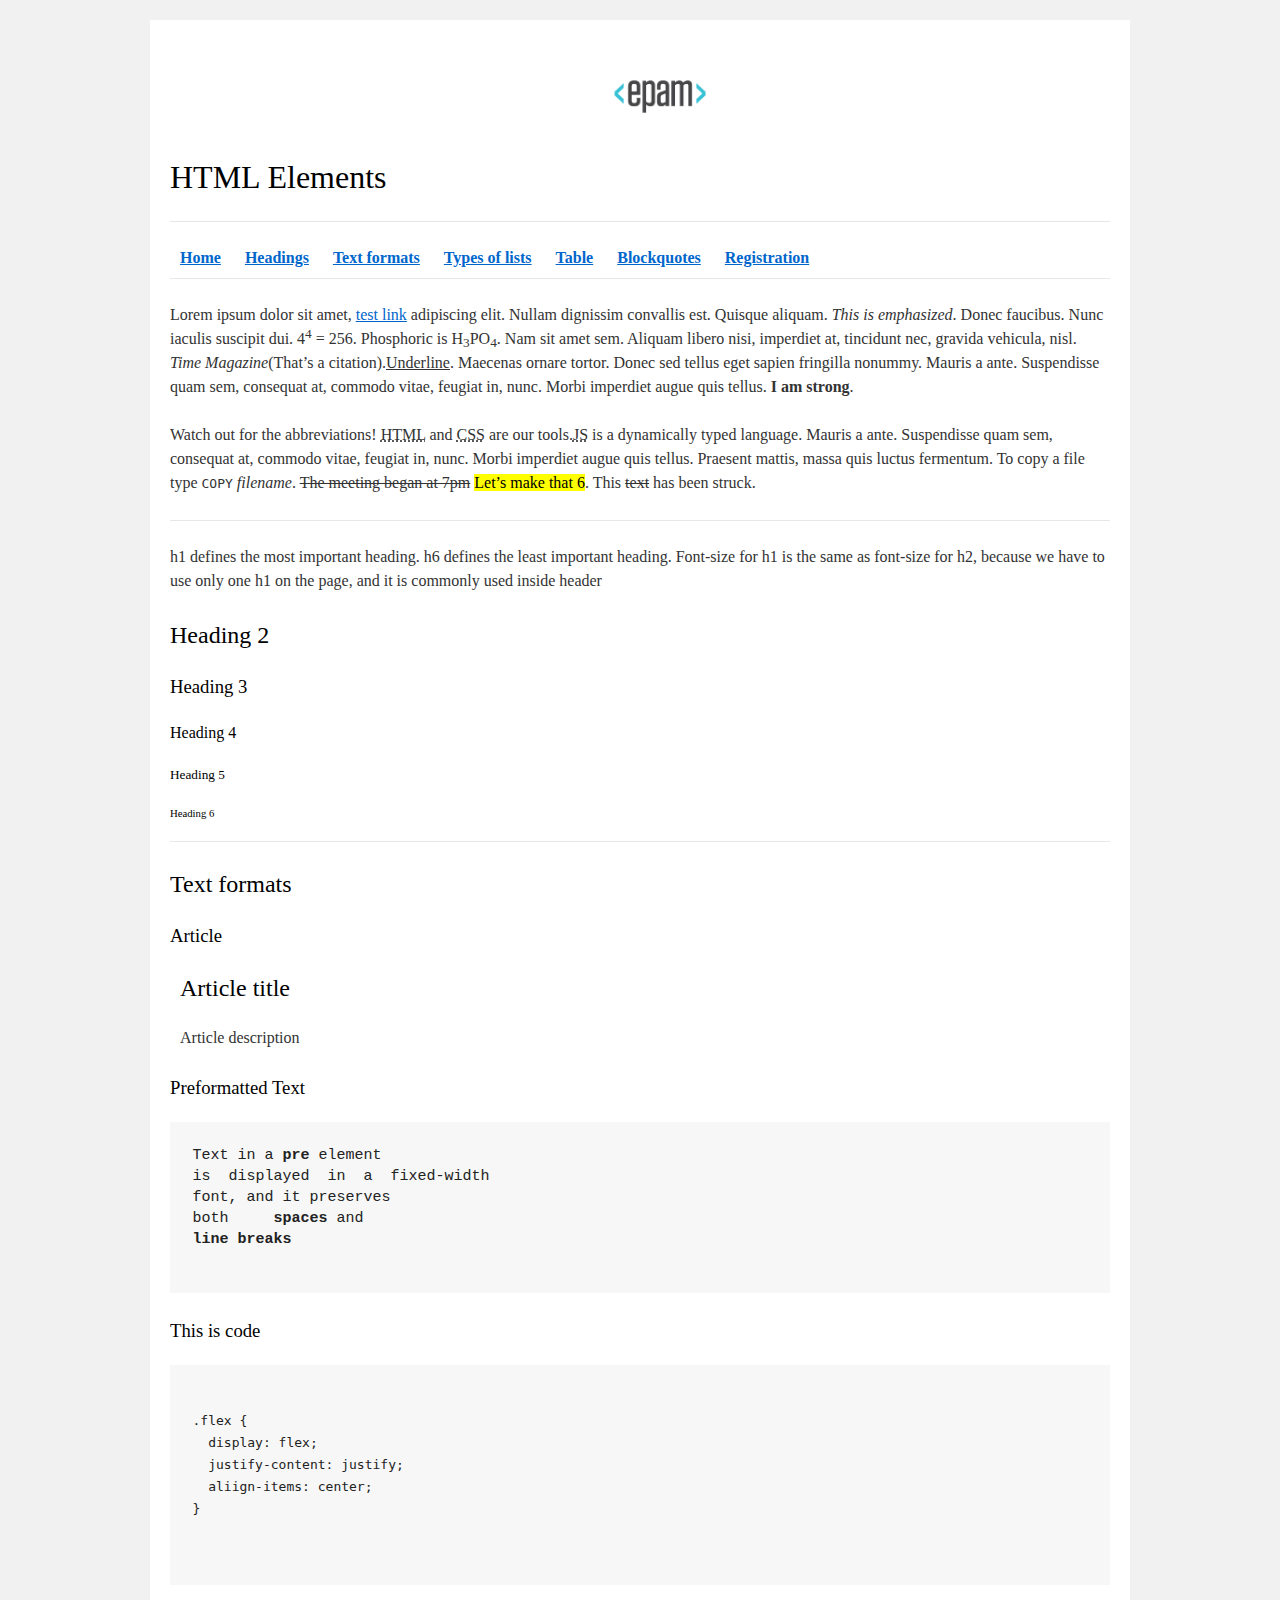
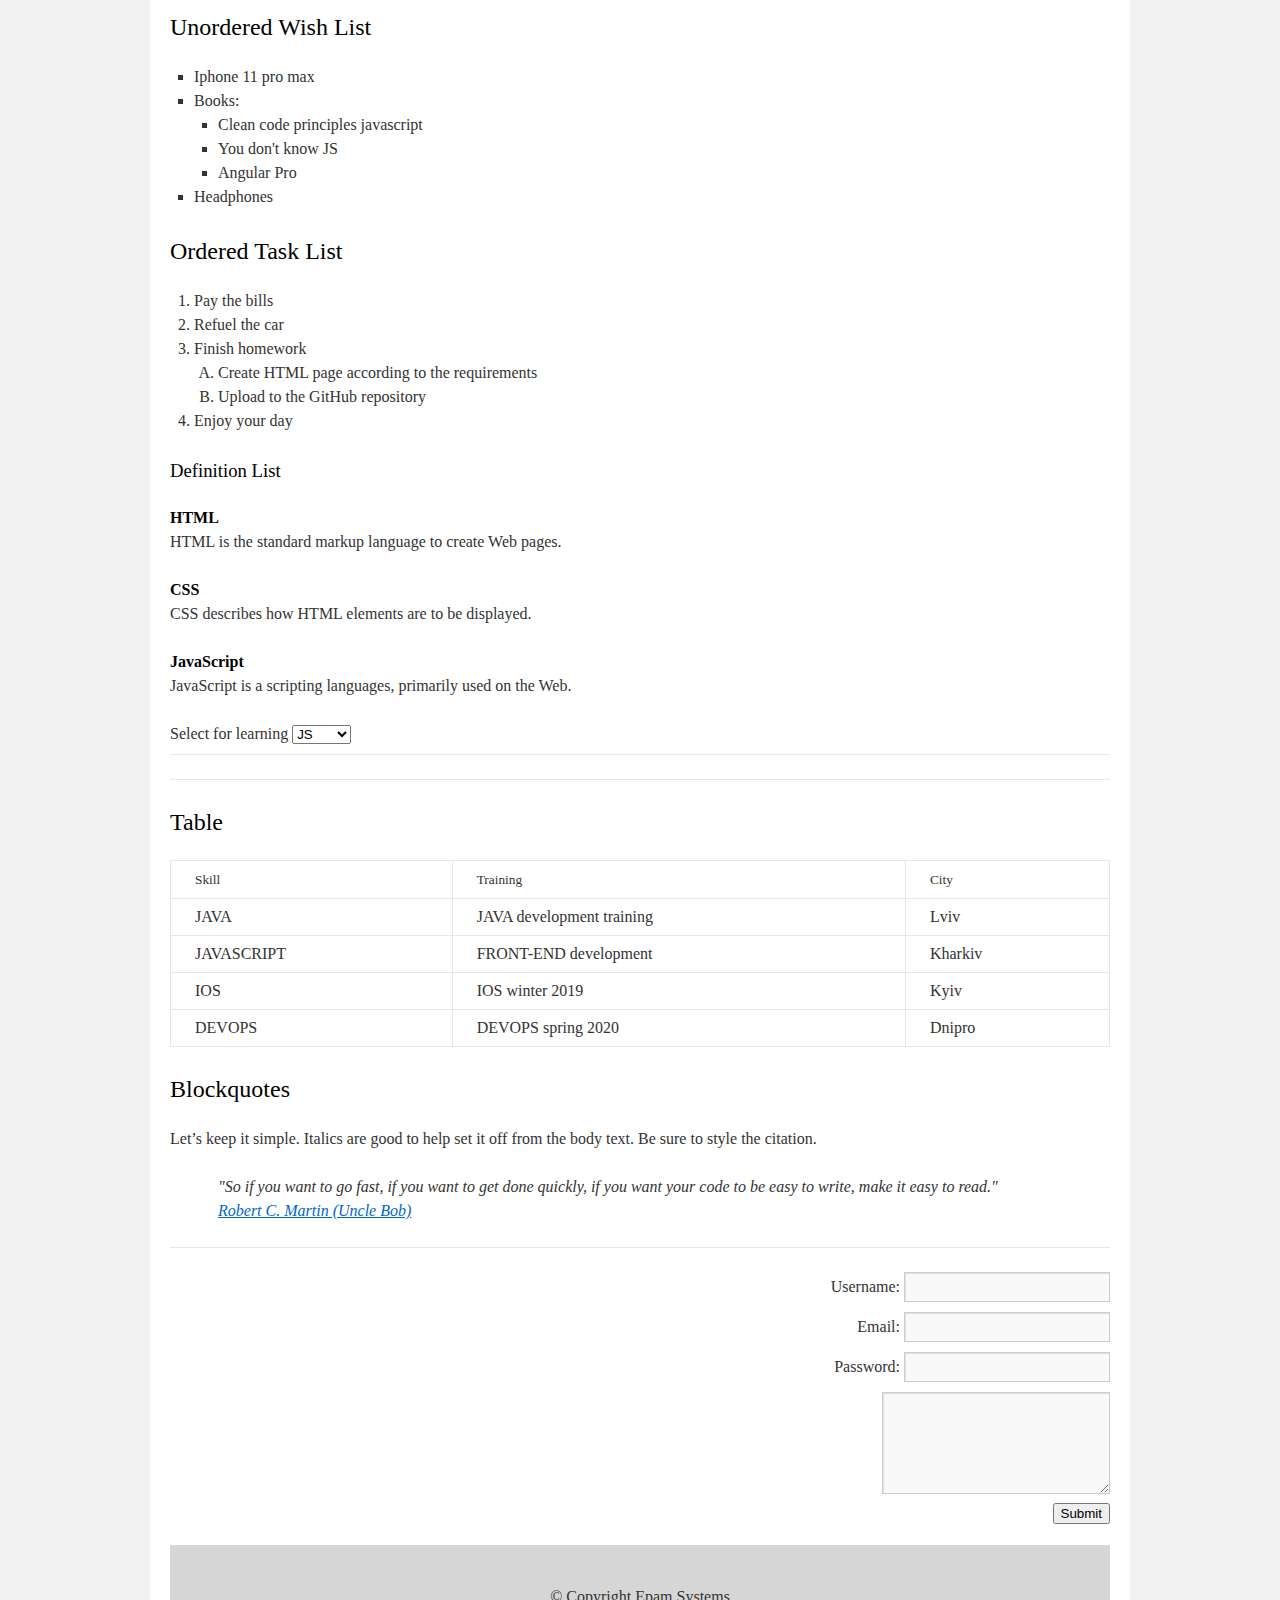
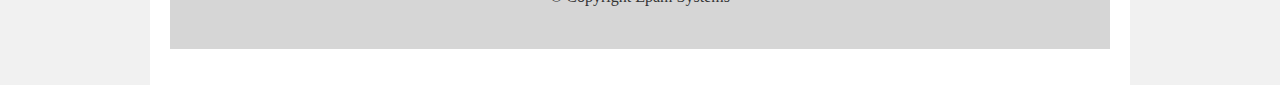
<file: FL12_HW1/homework/index.html>
<!DOCTYPE html>
<html lang="en">

<head>
  <meta charset="utf-8">
  <title>HTML Basics</title>
  <link rel="stylesheet" href="style.css">
</head>

<body>
  <div id="wrapper">
    <div id="main">
      <div id="container">
        <div id="content" role="main">
			<header>
				<img src="logo.png" alt="">
				<h1>HTML Elements</h1>
				<a id="top"></a>
				<hr>
				<nav>
					<a href="#top"><b>Home</b></a>
					<a href="#Headings"><b>Headings</b></a>
					<a href="#TextFormats"><b>Text formats</b></a>
					<a href="#TypesOfLists"><b>Types of lists</b></a>
					<a href="#Table"><b>Table</b></a>
					<a href="#Blockquotes"><b>Blockquotes</b></a>
					<a href="#Registration"><b>Registration</b></a>
				</nav>
				<hr>
			</header>

			<div>
				<p>Lorem ipsum dolor sit amet, <a href="#">test link</a>
				adipiscing elit. Nullam dignissim convallis est. Quisque aliquam. <i>This is emphasized</i>.
				Donec faucibus. Nunc iaculis suscipit dui. 4<sup>4</sup> = 256.
				Phosphoric is H<sub>3</sub>PO<sub>4</sub>.
				Nam sit amet sem. Aliquam libero nisi, imperdiet at, tincidunt nec, gravida vehicula, nisl.
				<cite>Time Magazine</cite>(That’s a citation).<u>Underline</u>.
				Maecenas ornare tortor. Donec sed tellus eget sapien fringilla nonummy. Mauris a ante. 
				Suspendisse quam sem, consequat at, commodo vitae, feugiat in, nunc. Morbi imperdiet augue quis tellus.
				<strong>I am strong</strong>.</p>
				
				<p>Watch out for the abbreviations!
				<abbr title="Hyper Text Markup Language">HTML</abbr> and <abbr title="Cascading Style Sheets">CSS</abbr>
				are our tools.<abbr title="JavaScript">JS</abbr>
				is a dynamically typed language.
				Mauris a ante. Suspendisse quam sem, consequat at, commodo vitae, feugiat in, nunc. 
				Morbi imperdiet augue quis tellus. Praesent mattis,
				massa quis luctus fermentum. To copy a file type <code>COPY</code> <i>filename</i>.
				<s>The meeting began at 7pm</s> <mark>Let’s make that 6</mark>. This <s>text</s> has been struck.</p>
			</div>

			<hr>
			<section>
				<a id="Headings"></a>
				<p>h1 defines the most important heading. h6 defines the least important heading. Font-size for h1 is the same as font-size for h2, because we have to use only one h1 on the page, and it is commonly used inside header
				</p>
				<h2>Heading 2</h2>
				<h3>Heading 3</h3>
				<h4>Heading 4</h4>
				<h5>Heading 5</h5>
				<h6>Heading 6</h6>
			</section>

			<hr>
			<section>
				<a id="TextFormats"></a>
				<h2>Text formats</h2>
				<h3>Article</h3>
				<article>
					<h2>Article title</h2>
					<p>Article description</p>
				</article>
				<h3>Preformatted Text</h3>
				<pre>
Text in a <b>pre</b> element
is  displayed  in  a  fixed-width
font, and it preserves
both     <b>spaces</b> and
<b>line breaks</b>
				</pre>
				<h3>This is code</h3>
				<pre>
					<code>
.flex {
  display: flex;
  justify-content: justify;
  aliign-items: center;
}
					</code>
				</pre>
			</section>

			<section>
				<a id="TypesOfLists"></a>
				<h2>Unordered Wish List</h2>
				<ul>
					<li>Iphone 11 pro max</li>
					<li>Books:
						 <ul>
							 <li>Clean code principles javascript</li>
							 <li>You don't know JS</li>
							 <li>Angular Pro</li>
						</ul>
					 </li> 
					<li>Headphones</li>
				</ul>
					
				<h2>Ordered Task List</h2>
				<ol>
					<li>Pay the bills</li>
					<li>Refuel the car</li>
					<li>Finish homework
						<ol>
					  		<li>Create HTML page according to the requirements</li>
					  		<li>Upload to the GitHub repository</li>
					  	</ol>
					 </li> 
					<li>Enjoy your day</li>
				</ol>
				<h3>Definition List</h3>
				<dl>
					<dt>HTML</dt>
						<dd>HTML is the standard markup language to create Web pages.</dd>
					<dt>CSS</dt>
						<dd>CSS describes how HTML elements are to be displayed.</dd>
					<dt>JavaScript</dt>
						<dd>JavaScript is a scripting languages, primarily used on the Web.</dd>
				</dl>
				
	 			<span>Select for learning</span>
				<select>
					 <option value="JS">JS</option>
	 				 <option value="HTML">HTML</option>
	 				 <option value="CSS">CSS</option>
				</select>
			</section>

			<hr>
			<hr>

			<section>
				<a id="Table"></a>
	  			<h2>Table</h2>   
				<table>
					<tr>
						<td><small>Skill</small></td>
						<td><small>Training</small></td>
						<td><small>City</small></td>
					</tr>
					<tr>
						<td>JAVA</td>
						<td>JAVA development training</td>
						<td>Lviv</td>
					</tr>
					<tr>
						<td>JAVASCRIPT</td>
						<td>FRONT-END development</td>
						<td>Kharkiv</td>
					</tr>
					<tr>
						<td>IOS</td>
						<td>IOS winter 2019</td>
						<td>Kyiv</td>
					</tr>
					<tr>
						<td>DEVOPS</td>
						<td>DEVOPS spring 2020</td>
						<td>Dnipro</td>
					</tr>	
				</table>
			</section>
			<section>
				<a id="Blockquotes"></a>
				<h2>Blockquotes</h2>
				<p>Let’s keep it simple. Italics are good to help set it off from the body text. Be sure to style the citation.</p>
				<blockquote>"So if you want to go fast, if you want to get done quickly, if you want your code to be easy to write, make it easy to read."
			 		<p><a href="#">Robert C. Martin (Uncle Bob)</a></p>
			 	</blockquote>
		 	</section>

		 	<hr>
			<div>		
				<a id="Registration"></a>
				<form>
					<div>
						<label>Username:
					  		<input type="text">
						</label>
					</div>
					<div>
						<label>Email:
					  		<input type="Email">
						</label>
					</div>
					<div>
						<label>Password:
					  		<input type="Password">
						</label>
					</div>
					<div>
					  	<textarea cols="23" rows="4"></textarea> 
					</div>
					<div>
						<button type="submit">Submit</button>						
					</div>
				</form>
			</div>
			<footer>&copy; Copyright Epam Systems</footer>
        </div>
      </div>
    </div>
  </div>
</body>

</html>
</file>
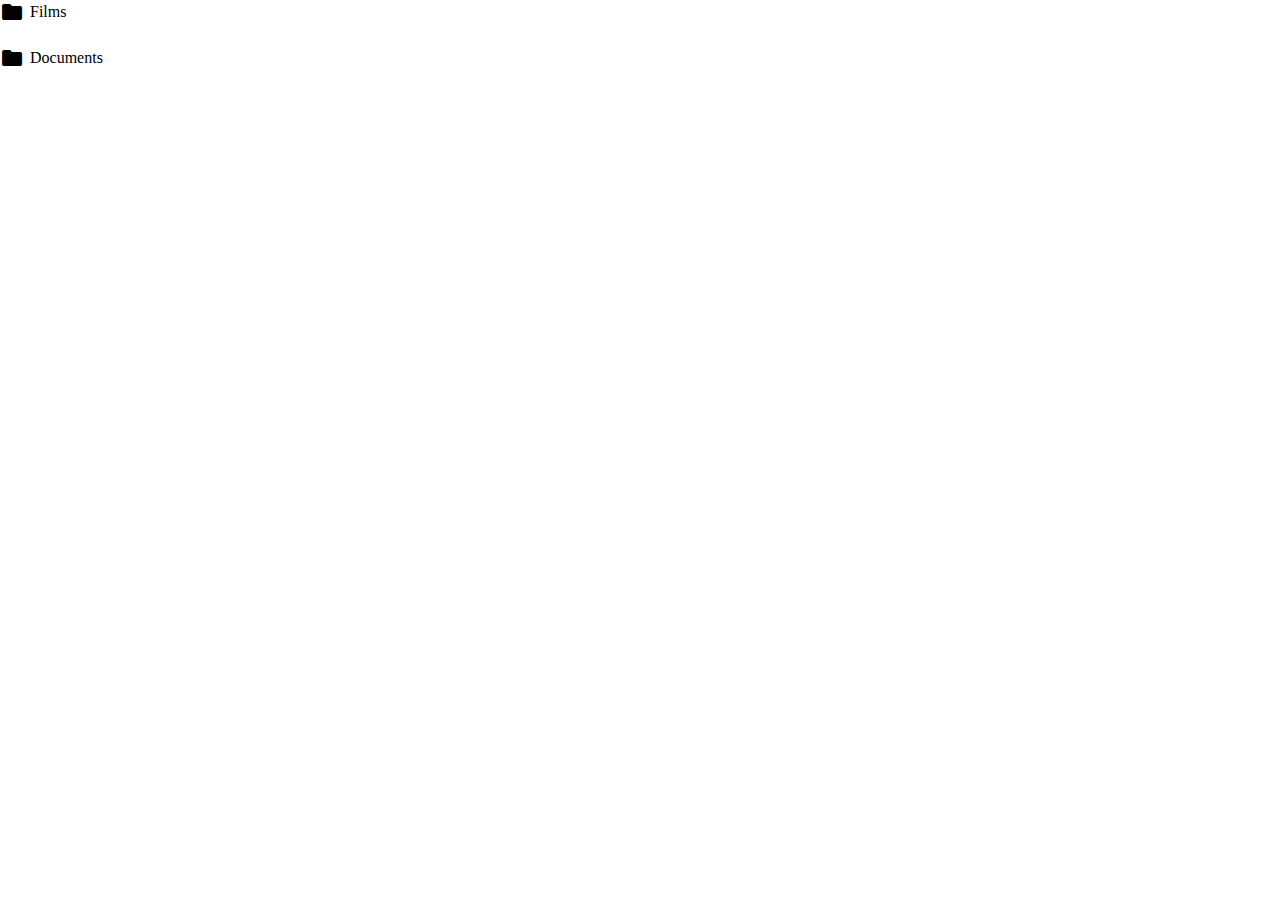
<file: FL12_HW11/homework/index.html>
<!-- DO NOT MODIFY THIS FILE -->
<!DOCTYPE html>
<html lang="en">
<head>
  <meta charset="UTF-8">
  <title>Homework 11 - DOM</title>
  <link rel="stylesheet" href="material-icons/material-icons.css">
  <link rel="stylesheet" href="styles.css">
</head>
<body>
  <div id="root"></div>
  <script src="app.js"></script>
</body>
</html>
</file>
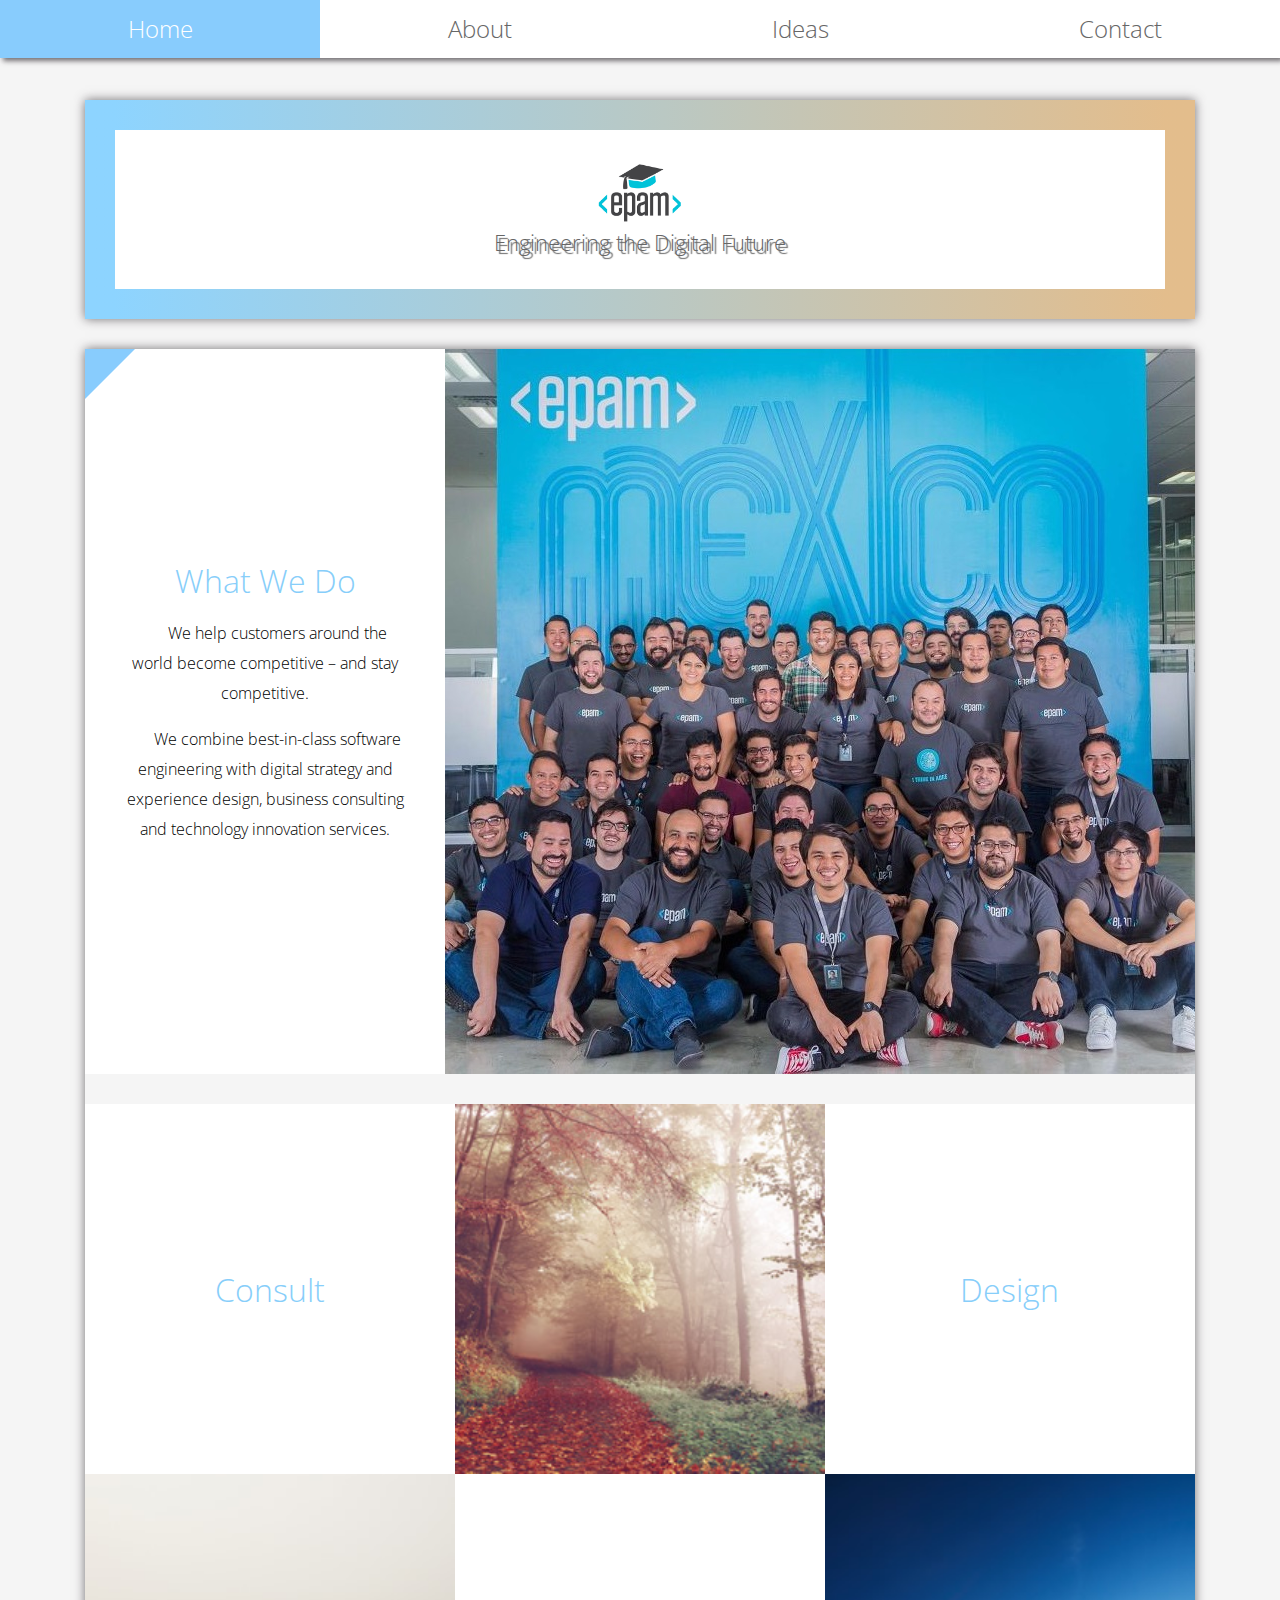
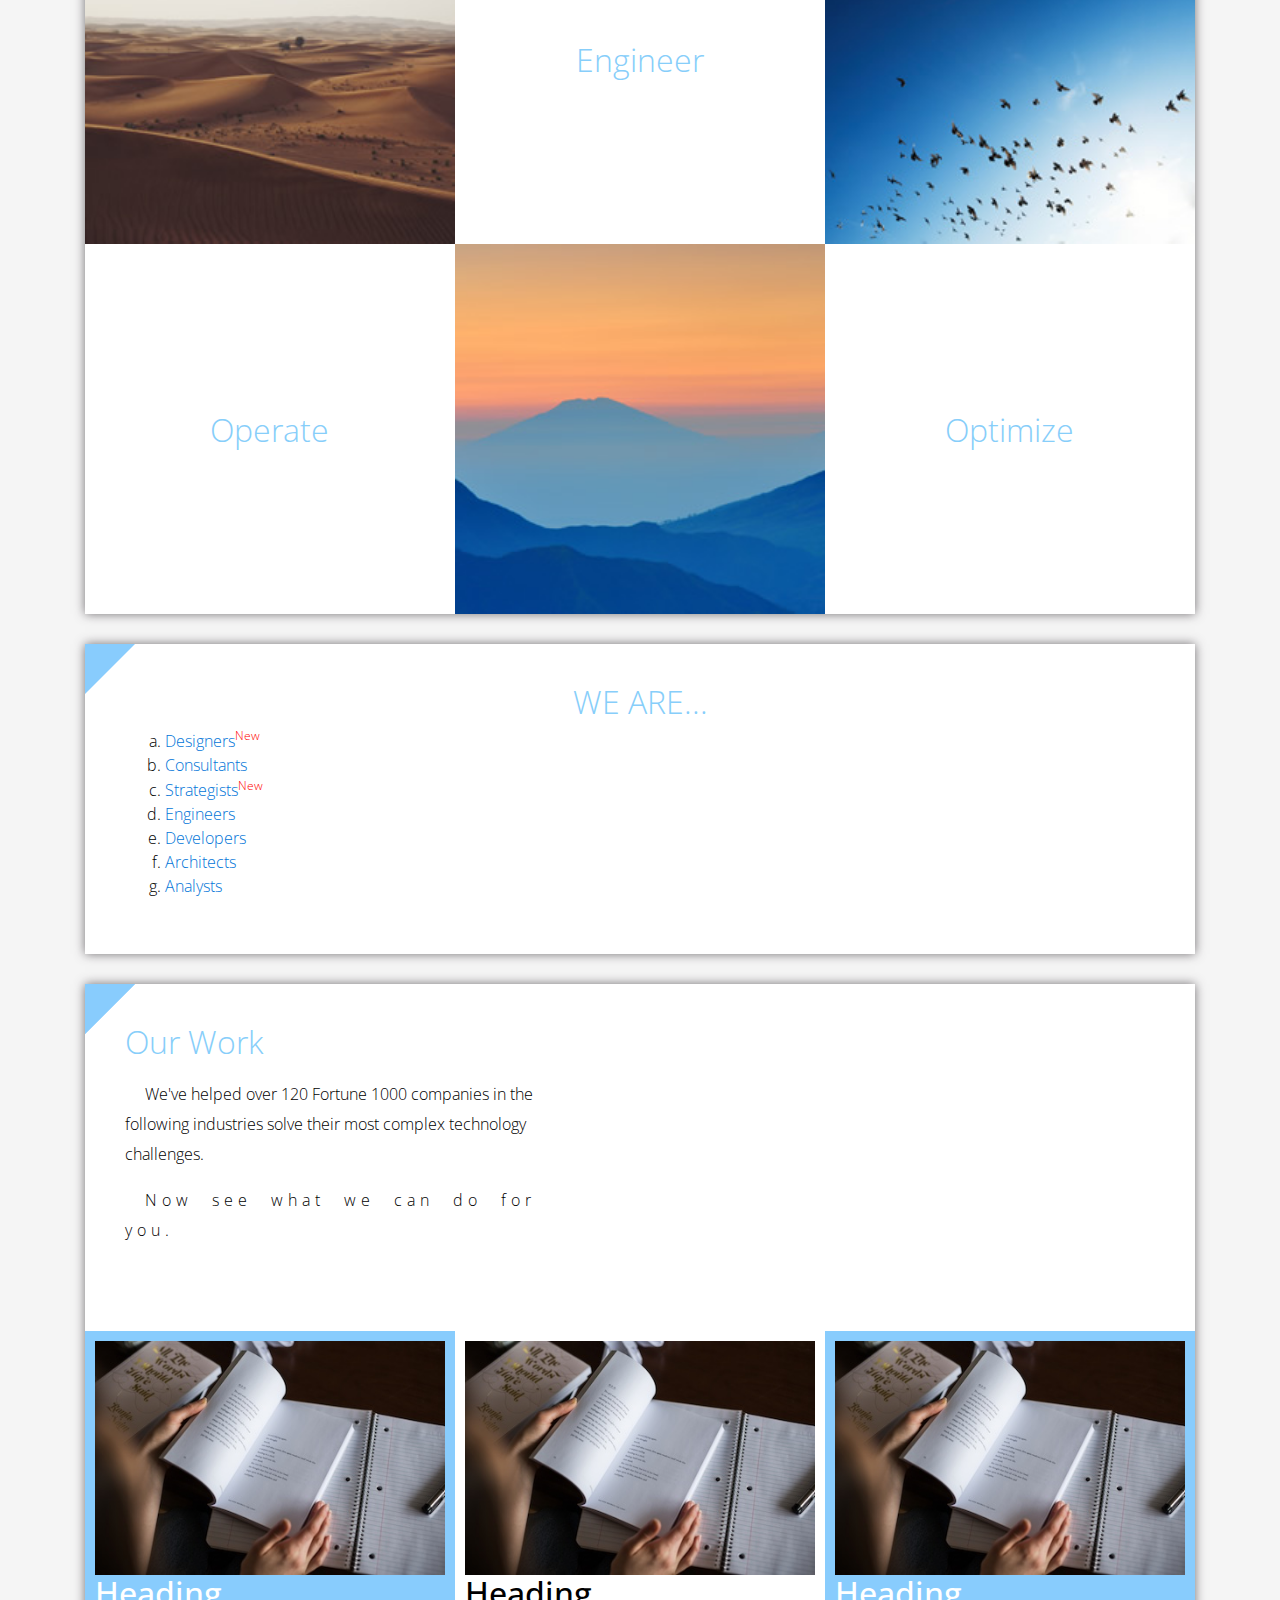
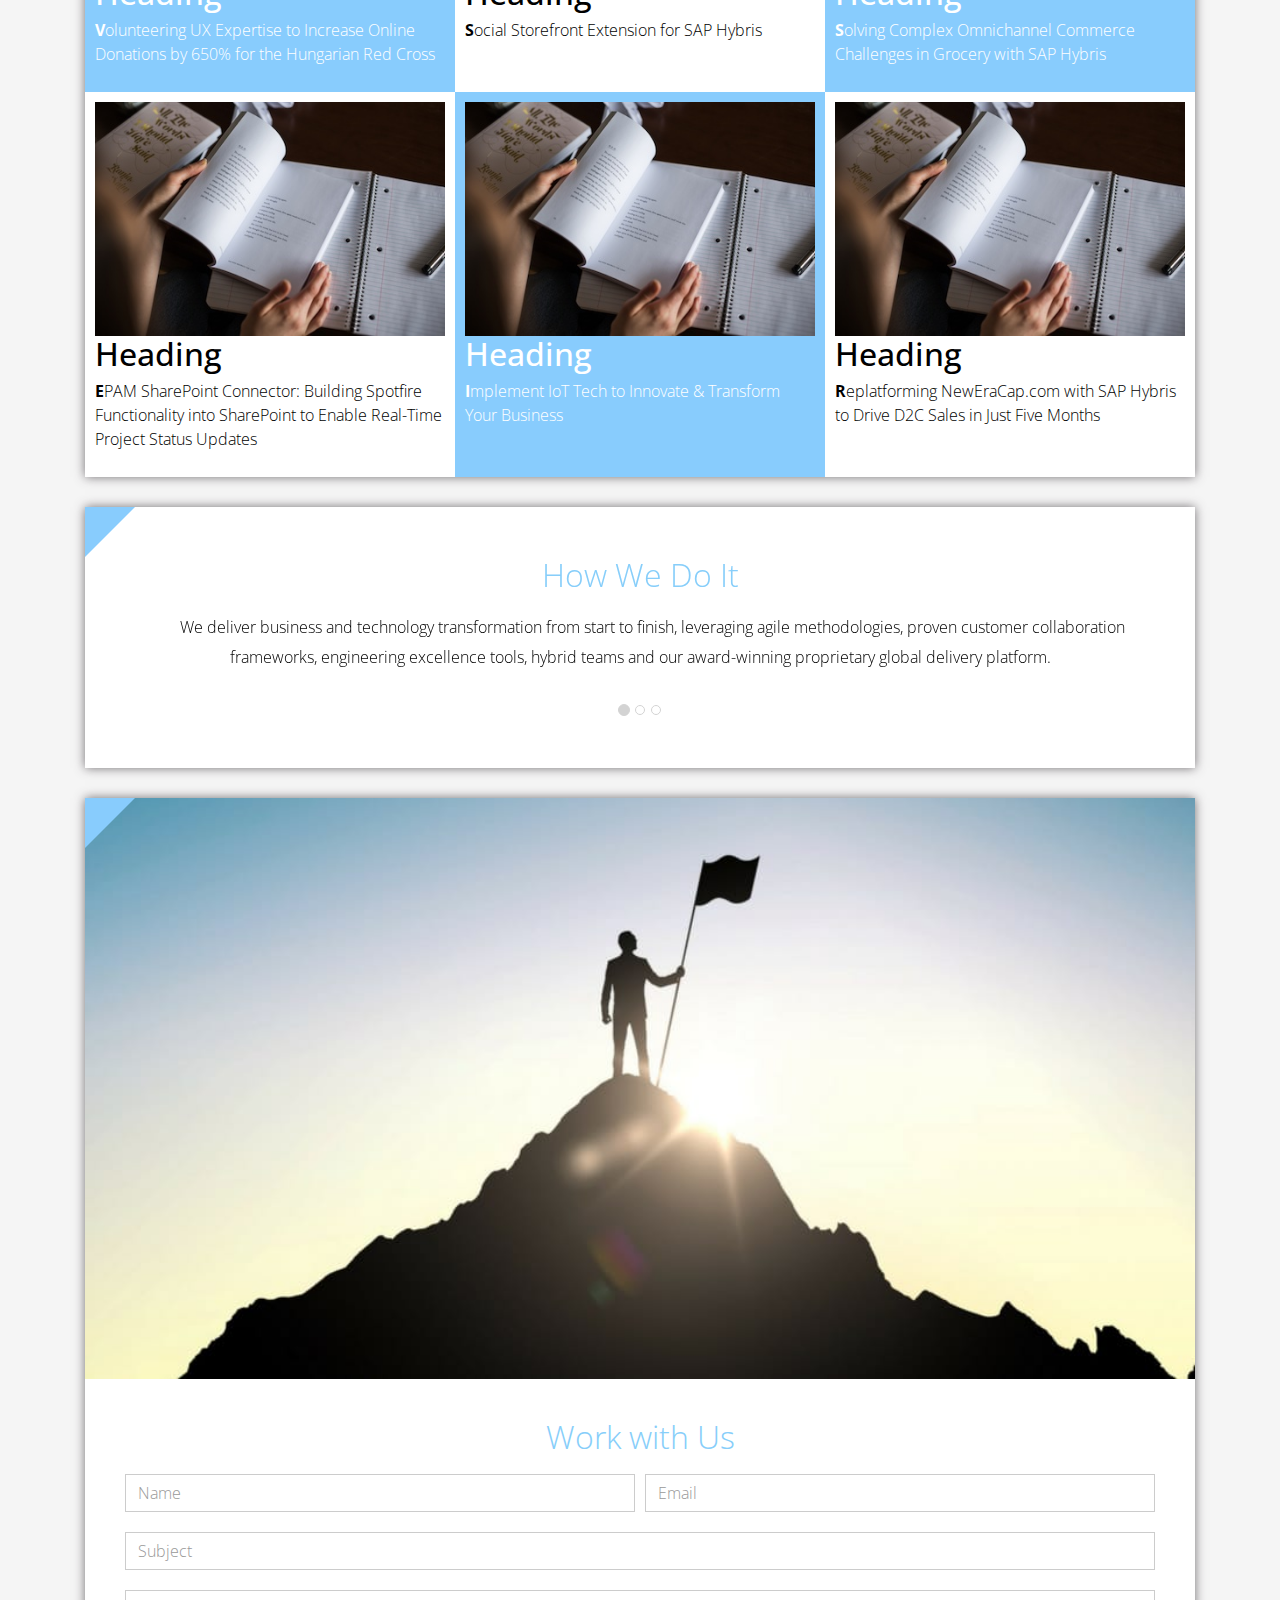
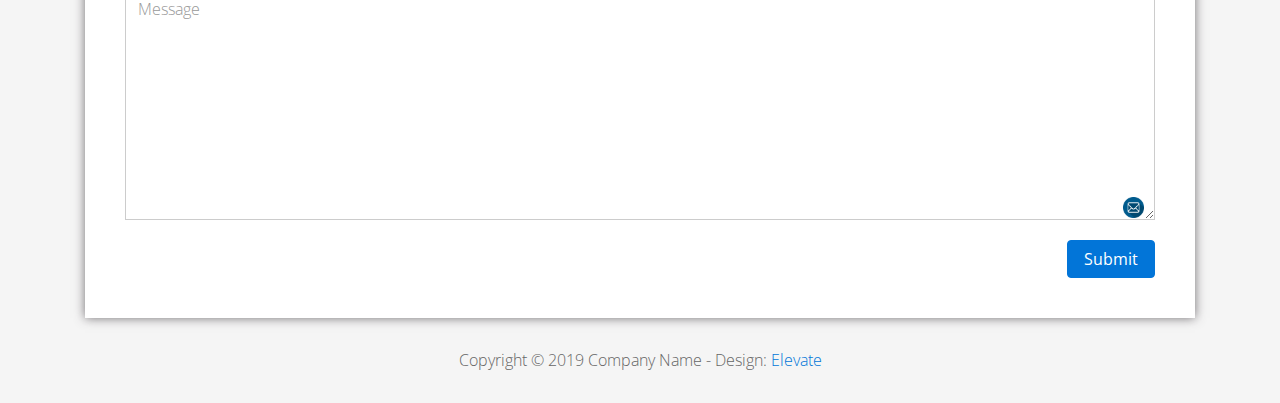
<file: FL12_HW2/homework/index.html>
<!DOCTYPE html>
<html lang="en">
<head>
  <meta charset="utf-8">
  <meta http-equiv="X-UA-Compatible" content="IE=edge">
  <meta name="viewport" content="width=device-width, initial-scale=1">

  <title>CSS Basics HW</title>



  <!-- load stylesheets -->
  <link rel="stylesheet" href="http://fonts.googleapis.com/css?family=Open+Sans:300,400">
  <!-- Google web font "Open Sans" -->
  <link rel="stylesheet" href="css/bootstrap.min.css">
  <!-- Bootstrap style -->
  <link rel="stylesheet" href="css/general.css">
  <link rel="stylesheet" href="css/style.css">
  <!-- Templatemo style -->
</head>

<body>
<div class="container">

  <div class="tm-sidebar">
    <nav class="tm-main-nav">
      <ul>
        <li class="tm-nav-item"><a href="#home" class="tm-nav-item-link">Home</a></li>
        <li class="tm-nav-item"><a href="#about" class="tm-nav-item-link">About</a></li>
        <li class="tm-nav-item"><a href="#ideas" class="tm-nav-item-link">Ideas</a></li>
        <li class="tm-nav-item"><a href="#contact" class="tm-nav-item-link">Contact</a></li>
      </ul>
    </nav>
  </div>

  <div class="tm-main-content">

    <div id="home" class="tm-content-box tm-content-header margin-b-10">
      <div class="tm-banner">
        <div class="tm-banner-inner">
          <img src="img/epam_logo.png" width="100" alt="">
          <p class="tm-banner-text">Engineering the Digital Future</p>
        </div>
      </div>
    </div>

    <section>
      <div class="tm-content-box flex-2-col">

        <div class="padding-medium flex-item tm-team-description-container flex-item">
          <h2 class="tm-section-title">What We Do</h2>
          <p class="tm-section-description">We help customers around the world become competitive – and stay competitive.</p>
          <p class="tm-section-description"> We combine best-in-class software engineering with digital strategy and experience design, business consulting and technology innovation services.</p>
        </div>
        <div class="flex-item tm-team-img">
          <img src="img/epam-mexico.jpg" alt="epam-mexico">
        </div>

      </div>

      <div id="about" class="tm-content-box">

        <ul class="boxes gallery-container">
          <li class="box box-bg">
            <h2 class="tm-section-title tm-section-title-box tm-box-bg-title">Consult</h2>
          </li>
          <li class="box">
            <a href="img/idea-large-01.jpg">
              <img src="img/idea-01.jpg" alt="Image" class="img-fluid thumbnail box-img">
            </a>
          </li>
          <li class="box box-bg">
            <h2 class="tm-section-title tm-section-title-box tm-box-bg-title">Design</h2>
          </li>
          <li class="box">
            <a href="img/idea-large-02.jpg">
              <img src="img/idea-02.jpg" alt="Image" class="img-fluid thumbnail box-img">
            </a>
          </li>
          <li class="box box-bg">
            <h2 class="tm-section-title tm-section-title-box tm-box-bg-title">Engineer</h2>
          </li>
          <li class="box">
            <a href="img/idea-large-03.jpg">
              <img src="img/idea-03.jpg" alt="Image" class="img-fluid thumbnail box-img">
            </a>
          </li>
          <li class="box box-bg">
            <h2 class="tm-section-title tm-section-title-box tm-box-bg-title">Operate</h2>
          </li>
          <li class="box">
            <a href="img/idea-large-04.jpg">
              <img src="img/idea-04.jpg" alt="Image" class="img-fluid thumbnail box-img">
            </a>
          </li>
          <li class="box box-bg">
            <h2 class="tm-section-title tm-section-title-box tm-box-bg-title">Optimize</h2>
          </li>
        </ul>

      </div>

    </section>

    <!-- slider -->
    <section class="heading tm-content-box">
      <div class="padding-medium">
        <h2> WE ARE...</h2>
        <ol>
          <li><a href="index.html" class="text">Designers</a></li>
          <li><a href="index.html">Consultants</a></li>
          <li><a href="#" class="text">Strategists</a></li>
          <li><a href="#">Engineers</a></li>
          <li><a href="#">Developers</a></li>
          <li><a href="#">Architects</a></li>
          <li><a href="#">Analysts</a></li>
        </ol>
      </div>
    </section>

    <section class="blocks">
      <div class="padding-medium flex-item tm-team-description-container">
        <h2 class="tm-section-title">Our Work</h2>
        <p class="tm-section-description">We've helped over 120 Fortune 1000 companies in the following industries solve their most complex technology challenges. </p>
        <p class="tm-section-description"> Now see what we can do for you.</p>
      </div>
      <div class="tm-content-box flex-2-col">
      </div>
      <div  class="tm-content-box">
        <ul class="boxes gallery-container">
          <li class="box box-work">
            <img src="img/study.jpeg" alt="Image" class="img-fluid">
            <div>
              <h2>Heading</h2>
              <p>Volunteering UX Expertise to Increase Online Donations by 650% for the Hungarian Red Cross</p>
            </div>
          </li>
          <li class="box box-work">
            <img src="img/study.jpeg" alt="Image" class="img-fluid">
            <div>
              <h2>Heading</h2>
              <p>Social Storefront Extension for SAP Hybris</p>
            </div>
          </li>
          <li class="box box-work">
            <img src="img/study.jpeg" alt="Image" class="img-fluid">
            <div>
              <h2>Heading</h2>
              <p>Solving Complex Omnichannel Commerce Challenges in Grocery with SAP Hybris</p>
            </div>
          </li>
          <li class="box box-work">
            <img src="img/study.jpeg" alt="Image" class="img-fluid">
            <div>
              <h2>Heading</h2>
              <p>EPAM SharePoint Connector: Building Spotfire Functionality into SharePoint to Enable Real-Time Project Status Updates</p>
            </div>
          </li>
          <li class="box box-work">
            <img src="img/study.jpeg" alt="Image" class="img-fluid">
            <div>
              <h2>Heading</h2>
              <p>Implement IoT Tech to Innovate &amp; Transform Your Business</p>
            </div>
          </li>
          <li class="box box-work">
            <img src="img/study.jpeg" alt="Image" class="img-fluid">
            <div>
              <h2>Heading</h2>
              <p>Replatforming NewEraCap.com with SAP Hybris to Drive D2C Sales in Just Five Months</p>
            </div>
          </li>
        </ul>

      </div>
    </section>

    <section id="ideas">
      <div id="tmCarousel" class="carousel slide tm-content-box" data-ride="carousel">

        <ol class="carousel-indicators">
          <li data-target="#tmCarousel" data-slide-to="0" class="active"></li>
          <li data-target="#tmCarousel" data-slide-to="1" class=""></li>
          <li data-target="#tmCarousel" data-slide-to="2" class=""></li>
        </ol>

        <div class="carousel-inner" role="listbox">

          <div class="carousel-item active">
            <div class="carousel-content">
              <div class="flex-item">
                <h2 class="tm-section-title">How We Do It</h2>
                <p class="tm-section-description carousel-description">We deliver business and technology transformation from start to finish, leveraging agile methodologies, proven customer collaboration frameworks, engineering excellence tools, hybrid teams and our award-winning proprietary global delivery platform.</p>
              </div>
            </div>
          </div>

          <div class="carousel-item">
            <div class="carousel-content">
              <div class="flex-item">
                <h2 class="tm-section-title">Our Clients</h2>
                <p class="tm-section-description carousel-description">Lorem ipsum dolor sit amet,
                  consectetur adipiscing elit. Quisque vel nisi pharetra nibh varius pharetra ac
                  sagittis nisi. Etiam pharetra vestibulum hendrerit. Pellentesque interdum metus
                  sed massa rutrum.</p>
              </div>
            </div>
          </div>

          <div class="carousel-item">
            <div class="carousel-content">
              <div class="flex-item">
                <h2 class="tm-section-title">Our Projects</h2>
                <p class="tm-section-description carousel-description">Donec ex libero, fringilla
                  vitae purus sit amet, rhoncus pharetra lorem. Pellentesque id sem id lacus
                  ultricies vehicula. Aliquam rutrum mi non. Pellentesque interdum metus sed massa
                  rutrum.</p>
              </div>
            </div>
          </div>

        </div>

      </div>
    </section>

    <section class="tm-content-box">
      <img src="img/contact-us.jpg" alt="Contact image" class="img-fluid img-contact-us">

      <div id="contact" class="padding-medium">
        <h2 class="tm-section-title">Work with Us</h2>
        <form action="#contact" method="get" class="contact-form">

          <div class="form-group col-xs-12 col-sm-12 col-md-6 col-lg-6 form-group-2-col-left">
            <input type="text" id="contact_name" name="contact_name" class="form-control"
                   placeholder="Name" required/>
          </div>
          <div class="form-group col-xs-12 col-sm-12 col-md-6 col-lg-6 form-group-2-col-right mandatory-field">
            <input type="email" id="contact_email" name="contact_email" class="form-control"
                   placeholder="Email" required/>
          </div>
          <div class="form-group">
            <input type="text" id="contact_subject" name="contact_subject" class="form-control"
                   placeholder="Subject" required/>
          </div>
          <div class="form-group">
            <textarea id="contact_message" name="contact_message" class="form-control" rows="9"
                      placeholder="Message" required></textarea>
          </div>

          <button type="submit" class="btn btn-primary submit-btn">Submit</button>

        </form>
      </div>
    </section>

    <footer class="tm-footer">
      <p class="text-xs-center">Copyright &copy; 2019 Company Name

        - Design: <a rel="nofollow" href="http://www.templatemo.com/tm-481-elevate"
                     target="_parent">Elevate</a></p>
    </footer>

  </div>

</div>

</body>
</html>
</file>
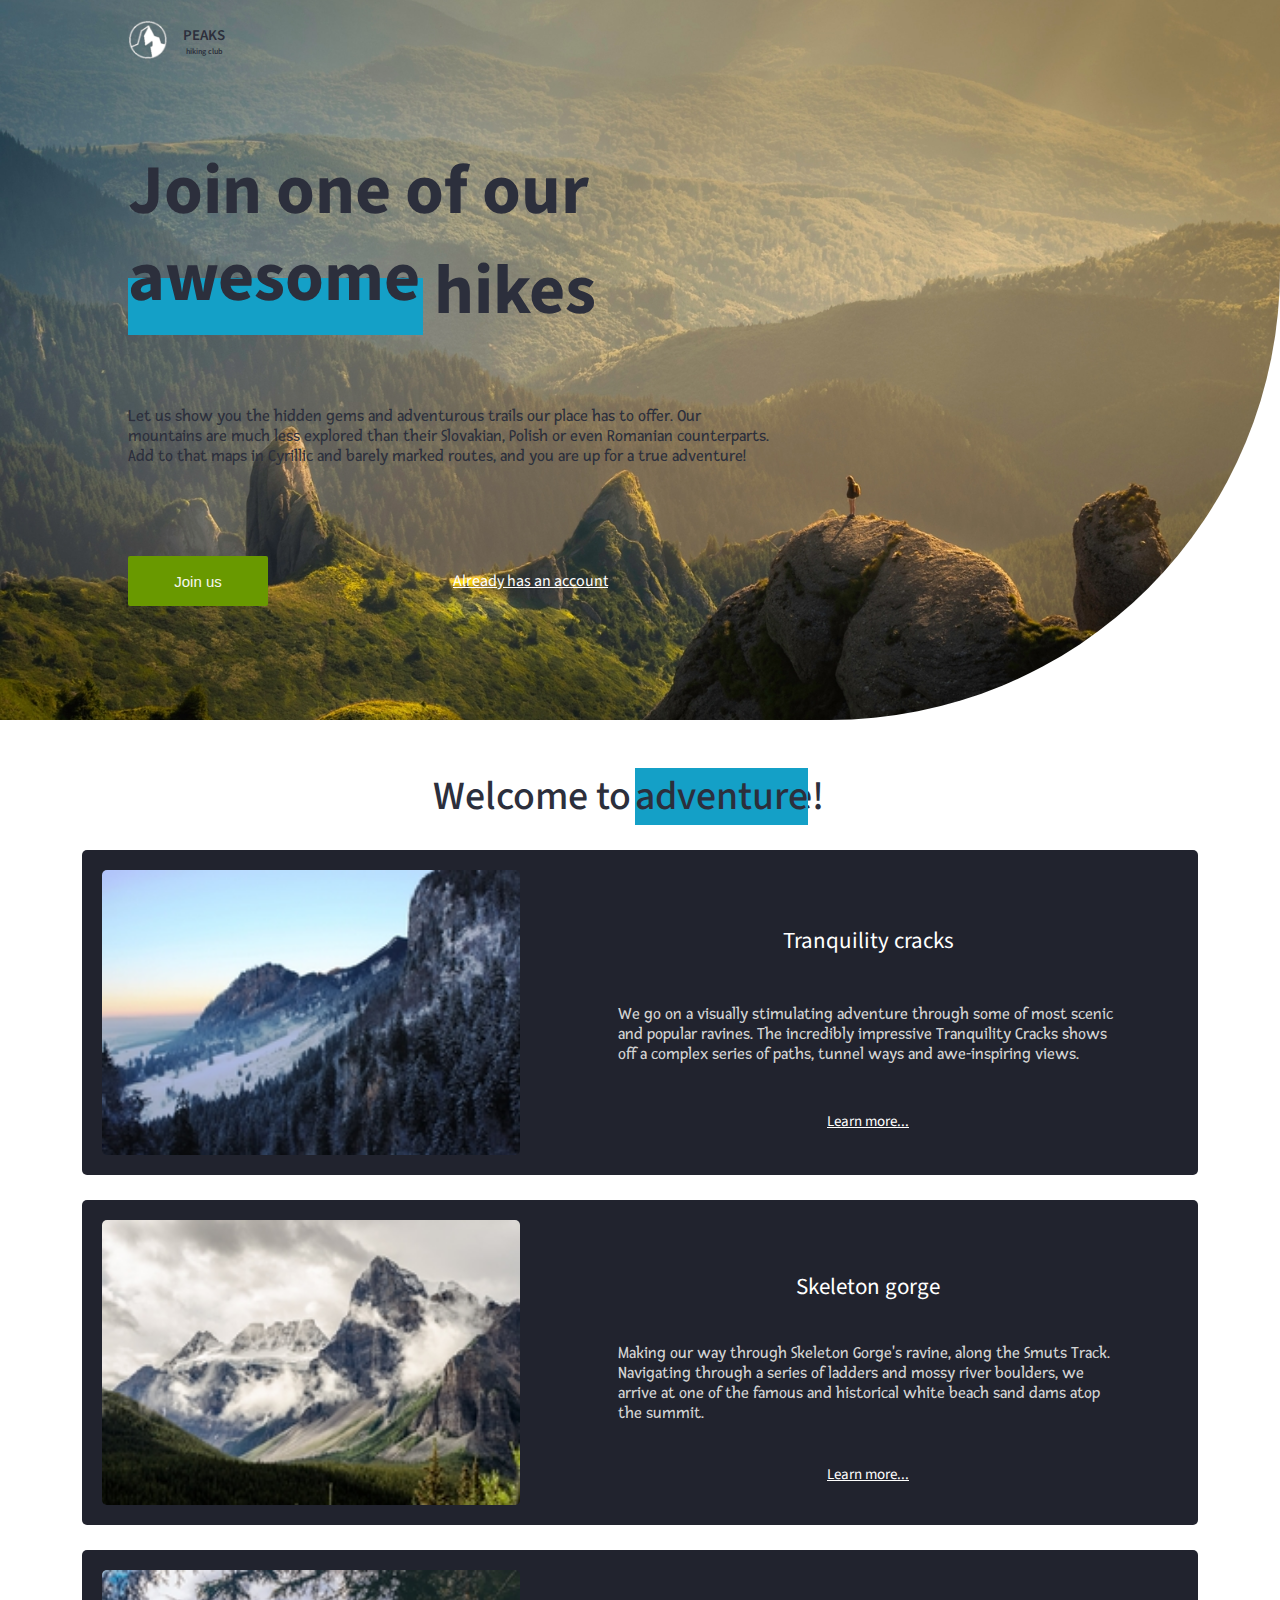
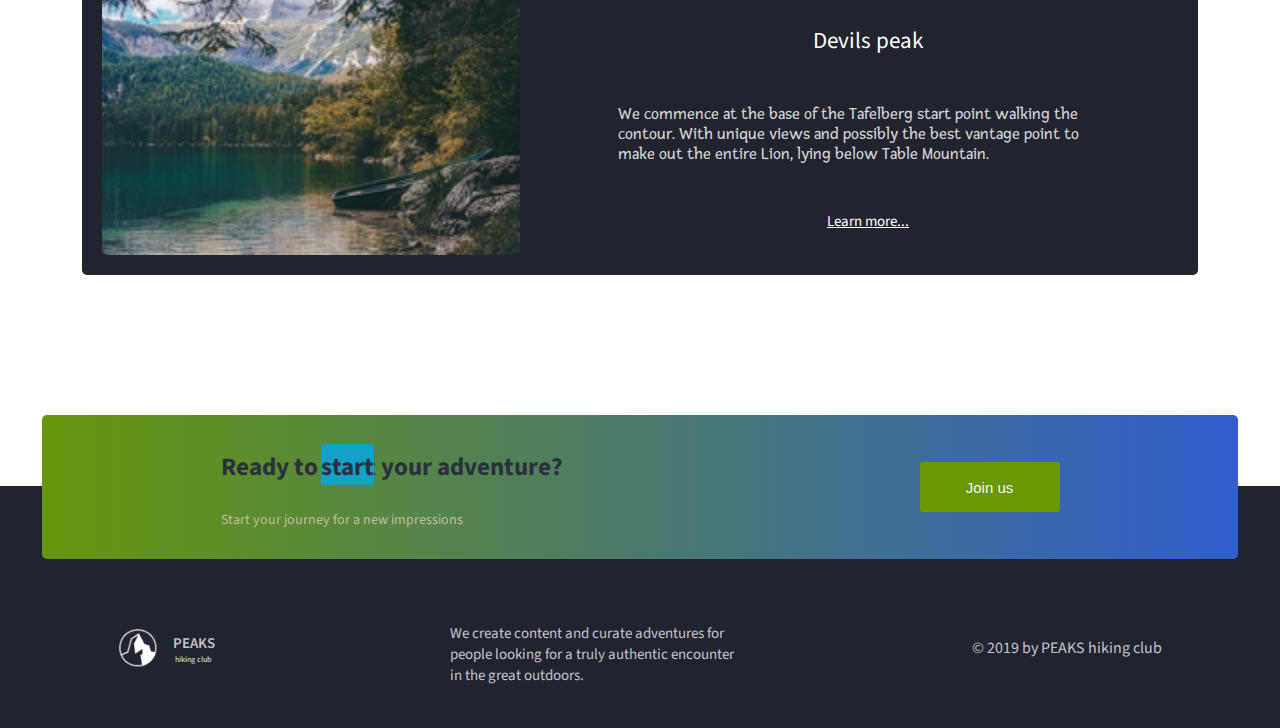
<file: FL12_HW3/homework/index.html>
<!DOCTYPE html>
<html lang="en">

<head>
    <meta charset="UTF-8">
    <meta name="viewport" content="width=device-width, initial-scale=1.0">
    <meta http-equiv="X-UA-Compatible" content="ie=edge">
    <link href="https://fonts.googleapis.com/css?family=Hind:400,600%7CSource+Sans+Pro:400,600,700%7CFresca"
          rel="stylesheet"/>

    <!-- Styles should be switched here: -->

    <link rel="stylesheet" type="text/css" href="css/style1.css">
        <!-- <link rel="stylesheet" type="text/css" href="css/style2.css"> -->

    <title>PEAKS hiking club</title>
</head>

<body>
<header class="header">
    <div class="header-wrap">
        <div class="landing-logo">
            <img src="img/m-logo.png" alt="logo"/>
            <p>PEAKS<span>hiking club</span></p>
        </div>
        <p class="header_heading">
            Join one of our awesome hikes
        </p>
        <p class="header_text">
            Let us show you the hidden gems and adventurous trails our place has to offer.
            Our mountains are much less explored than their Slovakian,
            Polish or even Romanian counterparts. Add to that maps in Cyrillic and barely marked routes,
            and you are up for a true adventure!
        </p>
        <div>
            <button class="header_button">Join us</button>
            <a href="#" class="login">Already has an account</a>
        </div>
    </div>
</header>
<main class="section">
    <p class="section_text">
        Welcome to adventure!
    </p>
    <div class="section_card_wrap">
        <div class="section_card">
            <img class="section_card_img"
                 src="img/m-1.jpg"
                 alt="experts"/>
            <div class="section_card_right_container">
                <p class="section_card_heading">
                    Tranquility cracks
                </p>
                <p class="section_card_text">
                    We go on a visually stimulating adventure through some of most scenic and popular ravines.
                    The incredibly impressive Tranquility Cracks shows off a complex series of paths, tunnel ways and
                    awe-inspiring views.
                </p>
                <a href="#" class="section_link">Learn more...</a>
            </div>
        </div>
        <div class="section_card">
            <img class="section_card_img"
                 src="img/m-2.jpg"
                 alt="content formats"/>
            <div class="section_card_right_container">
                <p class="section_card_heading">
                    Skeleton gorge
                </p>
                <p class="section_card_text">
                    Making our way through Skeleton Gorge's ravine, along the Smuts Track.
                    Navigating through a series of ladders and mossy river boulders, we arrive at one of the famous and
                    historical white beach sand dams atop the summit.
                </p>
                <a href="#" class="section_link">Learn more...</a>
            </div>
        </div>
        <div class="section_card">
            <img class="section_card_img"
                 src="img/m-3.jpg"
                 alt="certificate"/>
            <div class="section_card_right_container">
                <p class="section_card_heading">
                    Devils peak
                </p>
                <p class="section_card_text">
                    We commence at the base of the Tafelberg start point walking the contour.
                    With unique views and possibly the best vantage point to make out the entire Lion, lying below Table
                    Mountain.
                </p>
                <a href="#" class="section_link">Learn more...</a>
            </div>
        </div>
    </div>
    <div class="section_banner">
        <div class="section_banner_text_wrap">
            <p class="section_banner_heading">
                Ready to start your adventure?
            </p>
            <p class="section_banner_text">
                Start your journey for a new impressions
            </p>
        </div>
        <button class="section_banner_button">Join us</button>
    </div>
</main>
<footer class="footer">
    <div class="footer-wrap">
        <div class="footer_logo landing-logo">
            <img src="img/m-logo.png" alt="logo"/>
            <p>PEAKS<span>hiking club</span></p>
        </div>
        <p class="footer_text">
            We create content and curate adventures for people looking for a truly authentic encounter in the great
            outdoors.
        </p>
        <span class="footer-cr">
          &copy; 2019 by PEAKS hiking club
        </span>
    </div>
</footer>
</body>

</html>
</file>
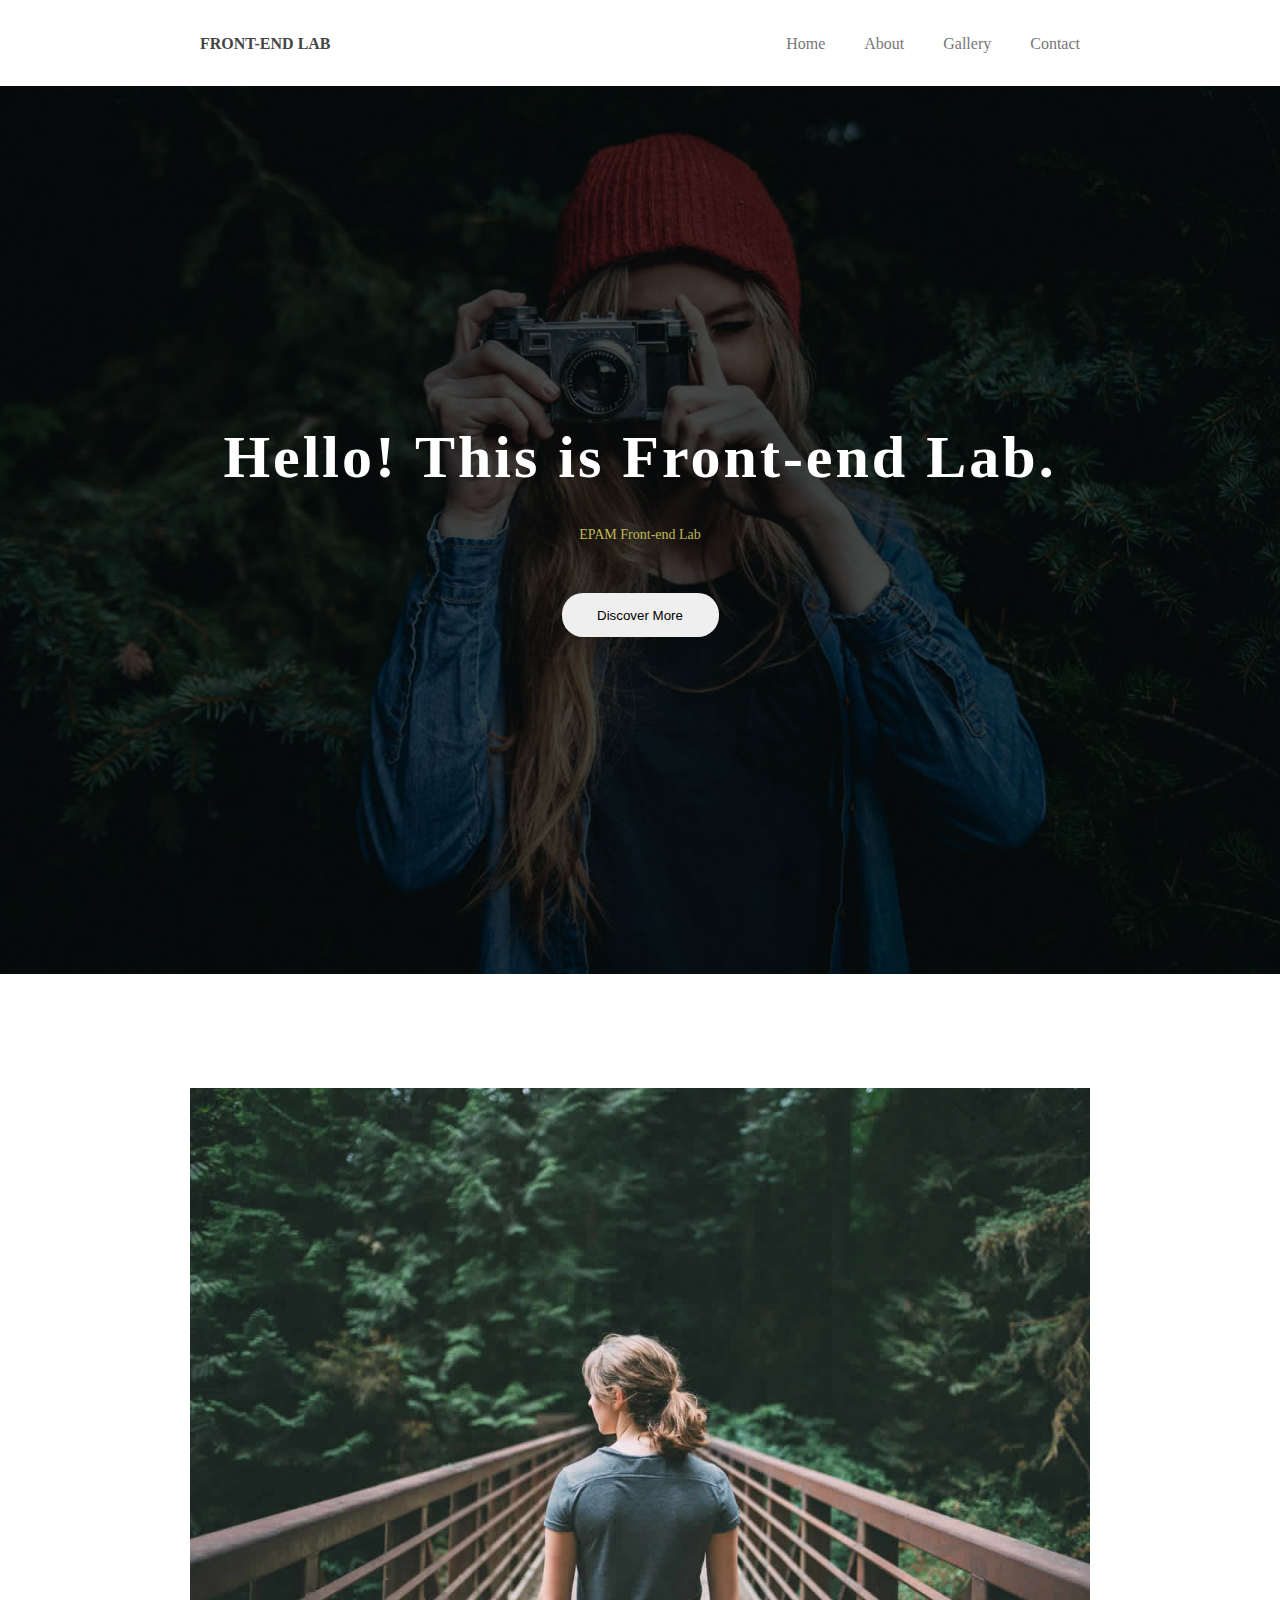
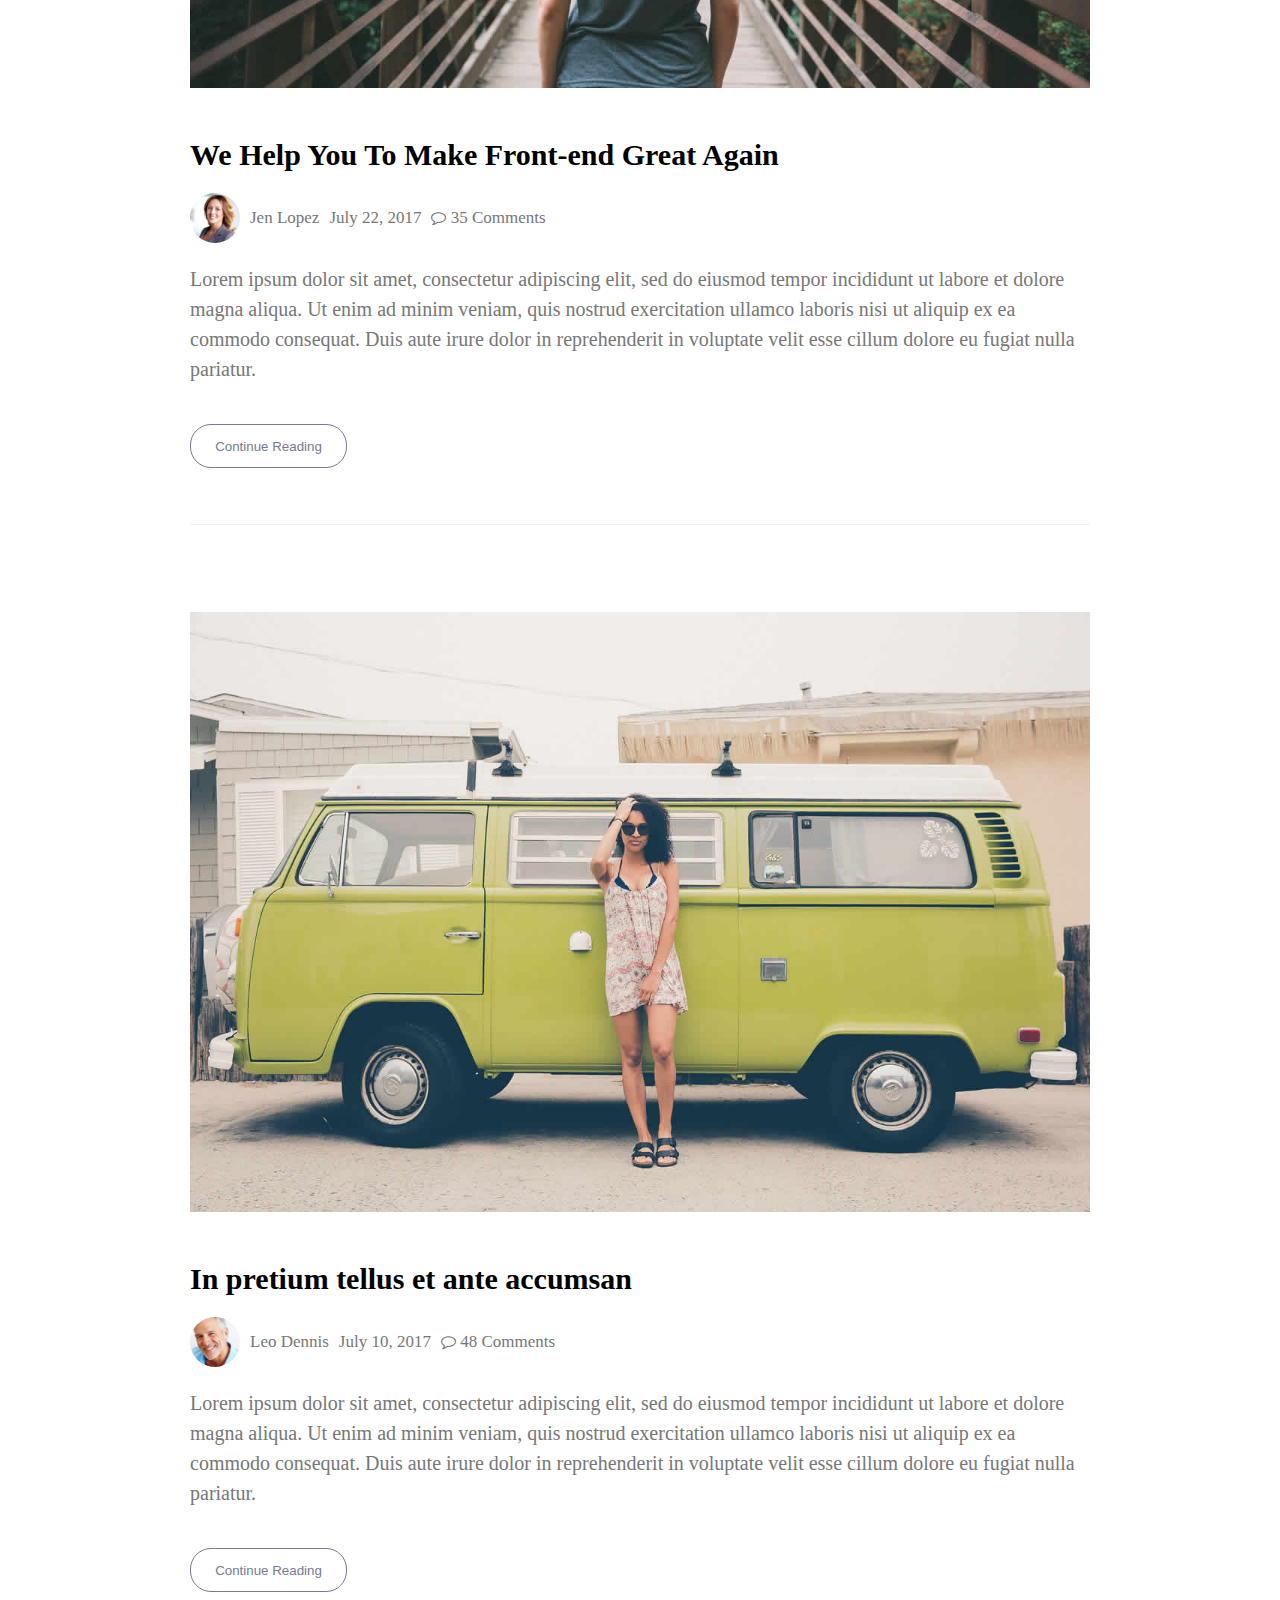
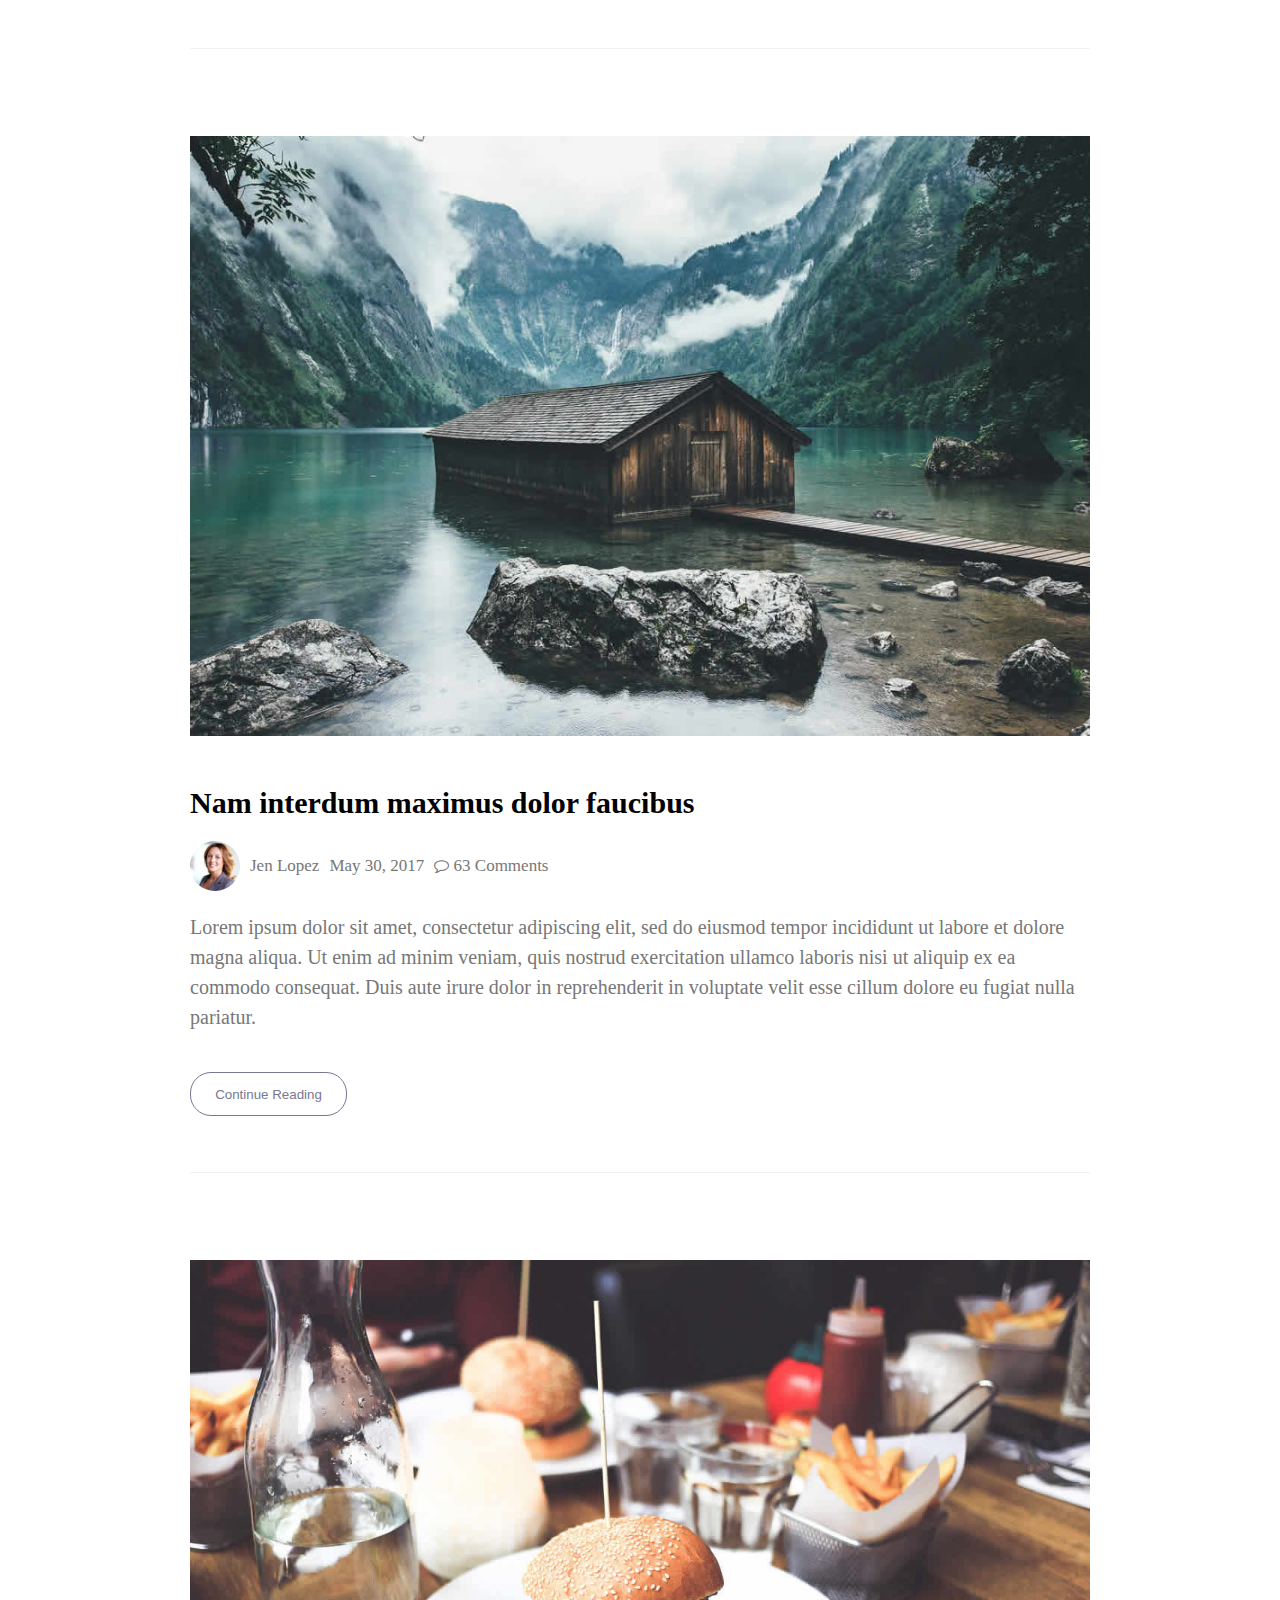
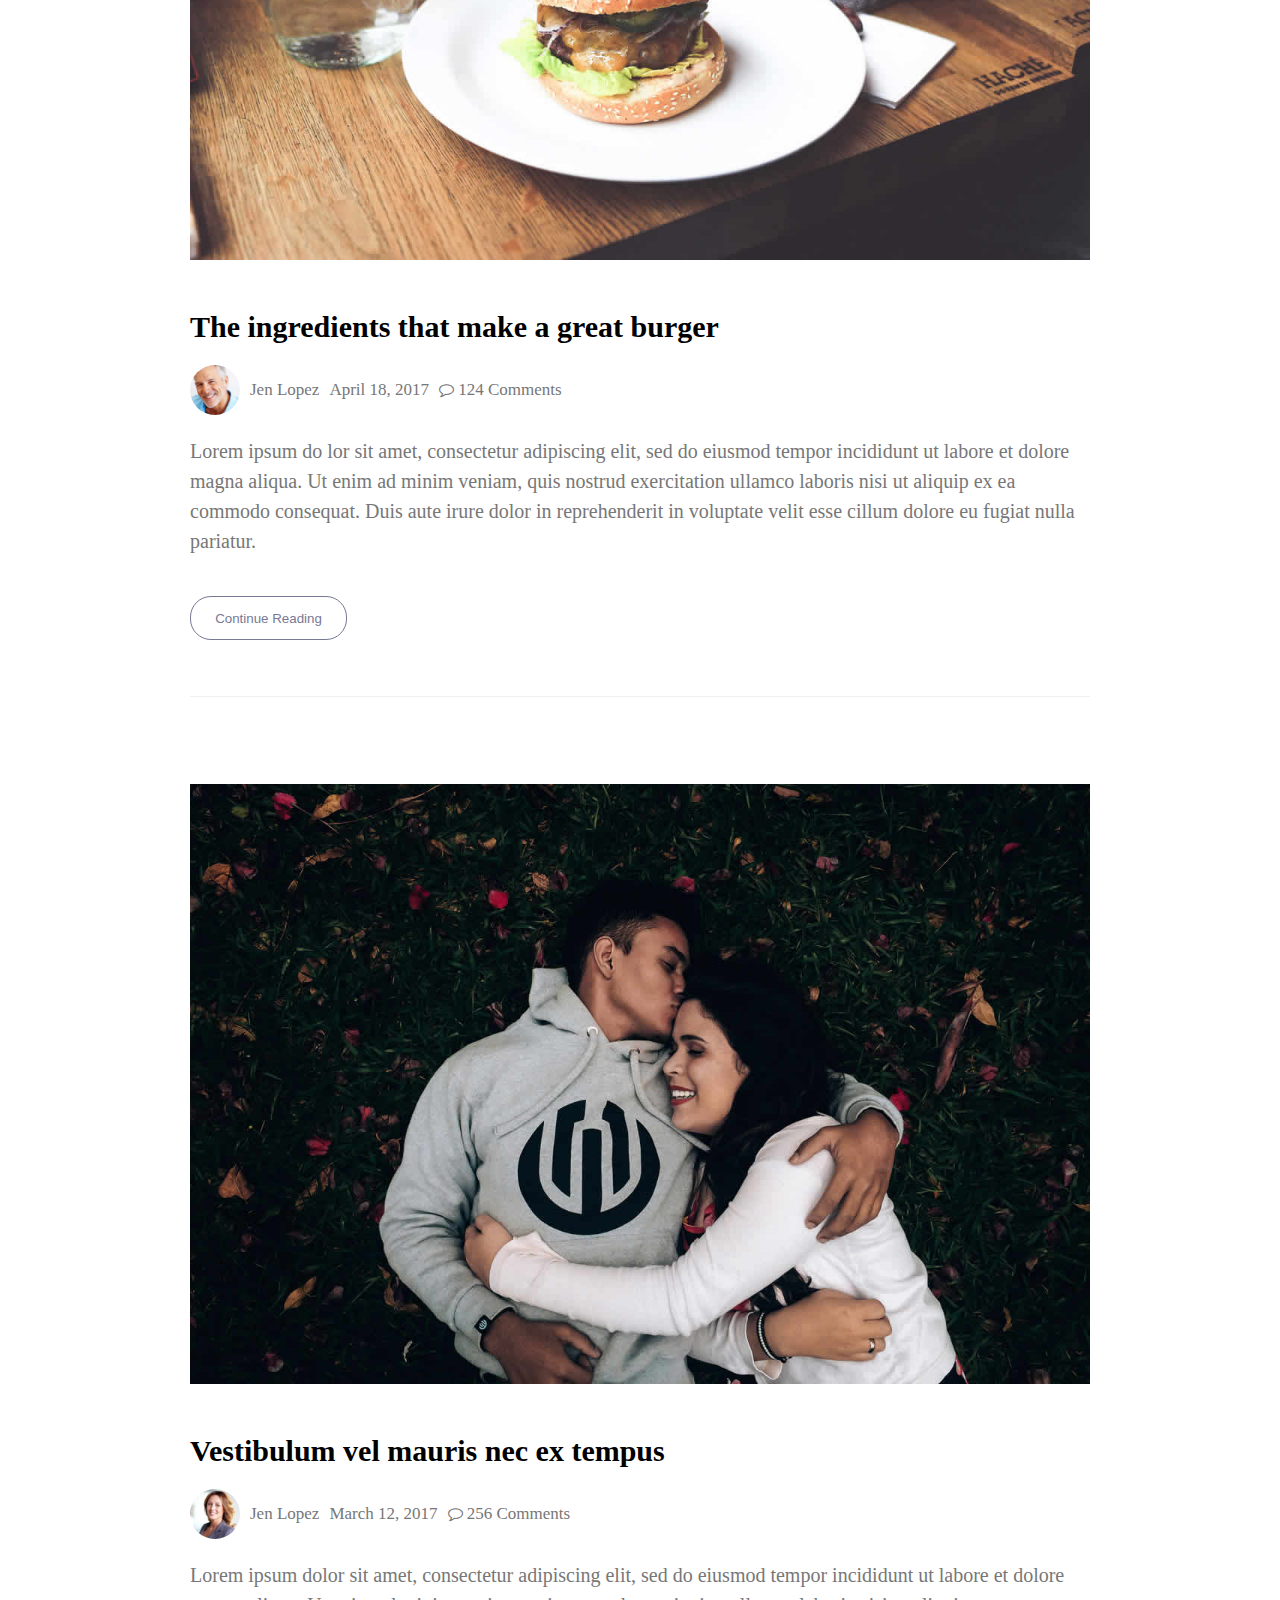
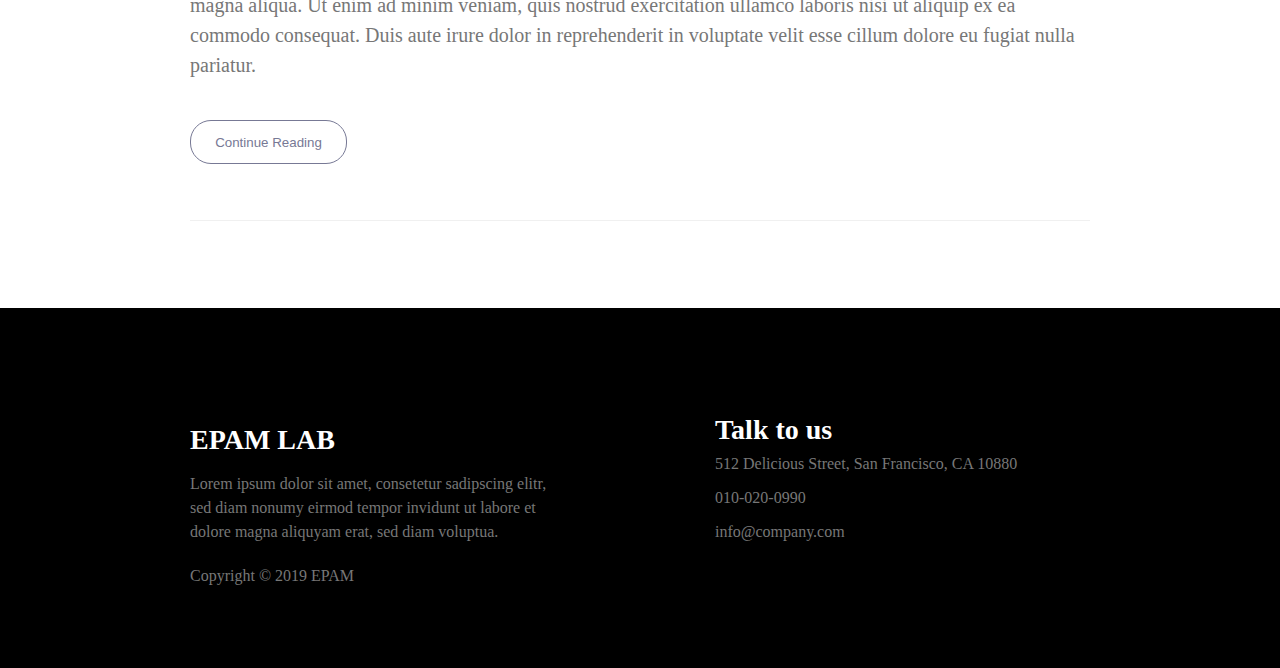
<file: FL12_HW4/homework/index.html>
<!DOCTYPE html>
<html lang="zxx">
<head>
    <meta charset="UTF-8">
    <meta name="viewport" content="width=device-width, initial-scale=1.0">
    <meta http-equiv="X-UA-Compatible" content="ie=edge">
    <link rel="stylesheet" href="https://cdnjs.cloudflare.com/ajax/libs/font-awesome/4.7.0/css/font-awesome.min.css">
    <link rel="stylesheet" type="text/css" href="css/style.css">    
    <title>Front-end Lab</title>
</head>
<body>    
    <header>
            <div class="header-wrap">
                  <div class="top-block-nav">
                        <p class="header-logo-text">Front-end Lab</p>
                        <nav class="menu">
                              <a href="#">Home</a>
                              <a href="#">About</a>
                              <a href="#">Gallery</a>
                              <a href="#">Contact</a>
                        </nav>
                  </div> 
                  <div class="main-block-header">    
                        <h1>Hello! This is Front-end Lab.</h1>
                        <p class="main-header-text">EPAM Front-end Lab</p>
                        <button class="main-header-button">Discover More</button>
                   </div>
            </div>
  </header>
  <main class="main-container">
      <section>
            <img class="section-img"
             src="img/blog-image1.jpg" 
             alt="picture">
            <h2>We Help You To Make Front-end Great Again</h2>
            <div class="short-information" >
                  <img src="img/author-image1.jpg" alt="picture">
                  <p>Jen Lopez</p>
                  <p>July 22, 2017</p>
                  <p><i class="fa">&#xf0e5;</i> 35 Comments</p>
            </div>
            <p class="section-text">Lorem ipsum dolor sit amet, consectetur adipiscing elit,
                  sed do eiusmod tempor incididunt ut labore et dolore magna aliqua. 
                  Ut enim ad minim veniam, quis nostrud exercitation ullamco laboris nisi ut aliquip
                  ex ea commodo consequat. Duis aute irure dolor in reprehenderit in voluptate velit
                  esse cillum dolore eu fugiat nulla pariatur.</p> 
            <button class="section-button">Continue Reading</button>
      </section>
      <section>
            <img class="section-img"
            src="img/blog-image2.jpg" 
            alt="picture">
            <h2> In pretium tellus et ante accumsan</h2>
            <div class="short-information" >
                  <img src="img/author-image2.jpg" alt="picture">
                  <p>Leo Dennis</p>
                  <p>July 10, 2017</p>
                  <p><i class="fa">&#xf0e5;</i> 48 Comments</p>
            </div>
            <p class="section-text">Lorem ipsum dolor sit amet, consectetur adipiscing elit,
            sed do eiusmod tempor incididunt ut labore et dolore magna aliqua. 
            Ut enim ad minim veniam, quis nostrud exercitation ullamco laboris nisi ut aliquip
            ex ea commodo consequat. Duis aute irure dolor in reprehenderit in voluptate velit
            esse cillum dolore eu fugiat nulla pariatur.</p> 
            <button class="section-button">Continue Reading</button>
      </section>
      <section>
            <img class="section-img"
            src="img/blog-image3.jpg" 
            alt="picture">
            <h2>Nam interdum maximus dolor faucibus</h2>
            <div class="short-information" >
                  <img src="img/author-image1.jpg" alt="picture">
                  <p>Jen Lopez</p>
                  <p>May 30, 2017</p>
                  <p><i class="fa">&#xf0e5;</i> 63 Comments</p>
            </div>
            <p class="section-text">Lorem ipsum dolor sit amet, consectetur adipiscing elit,
            sed do eiusmod tempor incididunt ut labore et dolore magna aliqua. 
            Ut enim ad minim veniam, quis nostrud exercitation ullamco laboris nisi ut aliquip
            ex ea commodo consequat. Duis aute irure dolor in reprehenderit in voluptate velit
            esse cillum dolore eu fugiat nulla pariatur.</p> 
            <button class="section-button">Continue Reading</button>
      </section>
      <section>
            <img class="section-img"
            src="img/blog-image4.jpg" 
            alt="picture">
            <h2>The ingredients that make a great burger</h2>
            <div class="short-information" >
                  <img src="img/author-image2.jpg" alt="picture">
                  <p>Jen Lopez</p>
                  <p>April 18, 2017</p>
                  <p><i class="fa">&#xf0e5;</i> 124 Comments</p>
            </div>
            <p class="section-text">Lorem ipsum do lor sit amet, consectetur adipiscing elit,
            sed do eiusmod tempor incididunt ut labore et dolore magna aliqua. 
            Ut enim ad minim veniam, quis nostrud exercitation ullamco laboris nisi ut aliquip
            ex ea commodo consequat. Duis aute irure dolor in reprehenderit in voluptate velit
            esse cillum dolore eu fugiat nulla pariatur.</p> 
            <button class="section-button">Continue Reading</button>
      </section>
      <section>
            <img class="section-img"
            src="img/blog-image5.jpg" 
            alt="picture">
            <h2>Vestibulum vel mauris nec ex tempus</h2>
            <div class="short-information" >
                  <img src="img/author-image1.jpg" alt="picture">
                  <p>Jen Lopez</p>
                  <p>March 12, 2017</p>
                  <p><i class="fa">&#xf0e5;</i> 256 Comments</p>
            </div>
            <p class="section-text">Lorem ipsum dolor sit amet, consectetur adipiscing elit,
            sed do eiusmod tempor incididunt ut labore et dolore magna aliqua. 
            Ut enim ad minim veniam, quis nostrud exercitation ullamco laboris nisi ut aliquip
            ex ea commodo consequat. Duis aute irure dolor in reprehenderit in voluptate velit
            esse cillum dolore eu fugiat nulla pariatur.</p> 
            <button class="section-button">Continue Reading</button>
      </section>
  </main>
  <footer class="footer">
        <div class="footer-wrap">
            <div class="footer-block-left">
                  <p class="footer-text">EPAM LAB</p>
                  <p>Lorem ipsum dolor sit amet, consetetur sadipscing elitr, 
                  sed diam nonumy eirmod tempor invidunt
                  ut labore et dolore magna aliquyam erat, 
                  sed diam voluptua.</p>
                  <p>Copyright &#169; 2019 EPAM</p>
            </div>
            <div class="footer-block-right">
                  <p class="footer-text">Talk to us</p>
                  <p>512 Delicious Street, San Francisco, CA 10880
                  <p>010-020-0990</p>
                  <p>info@company.com</p>
            </div>
          </div>  
  </footer>
</body>
</file>
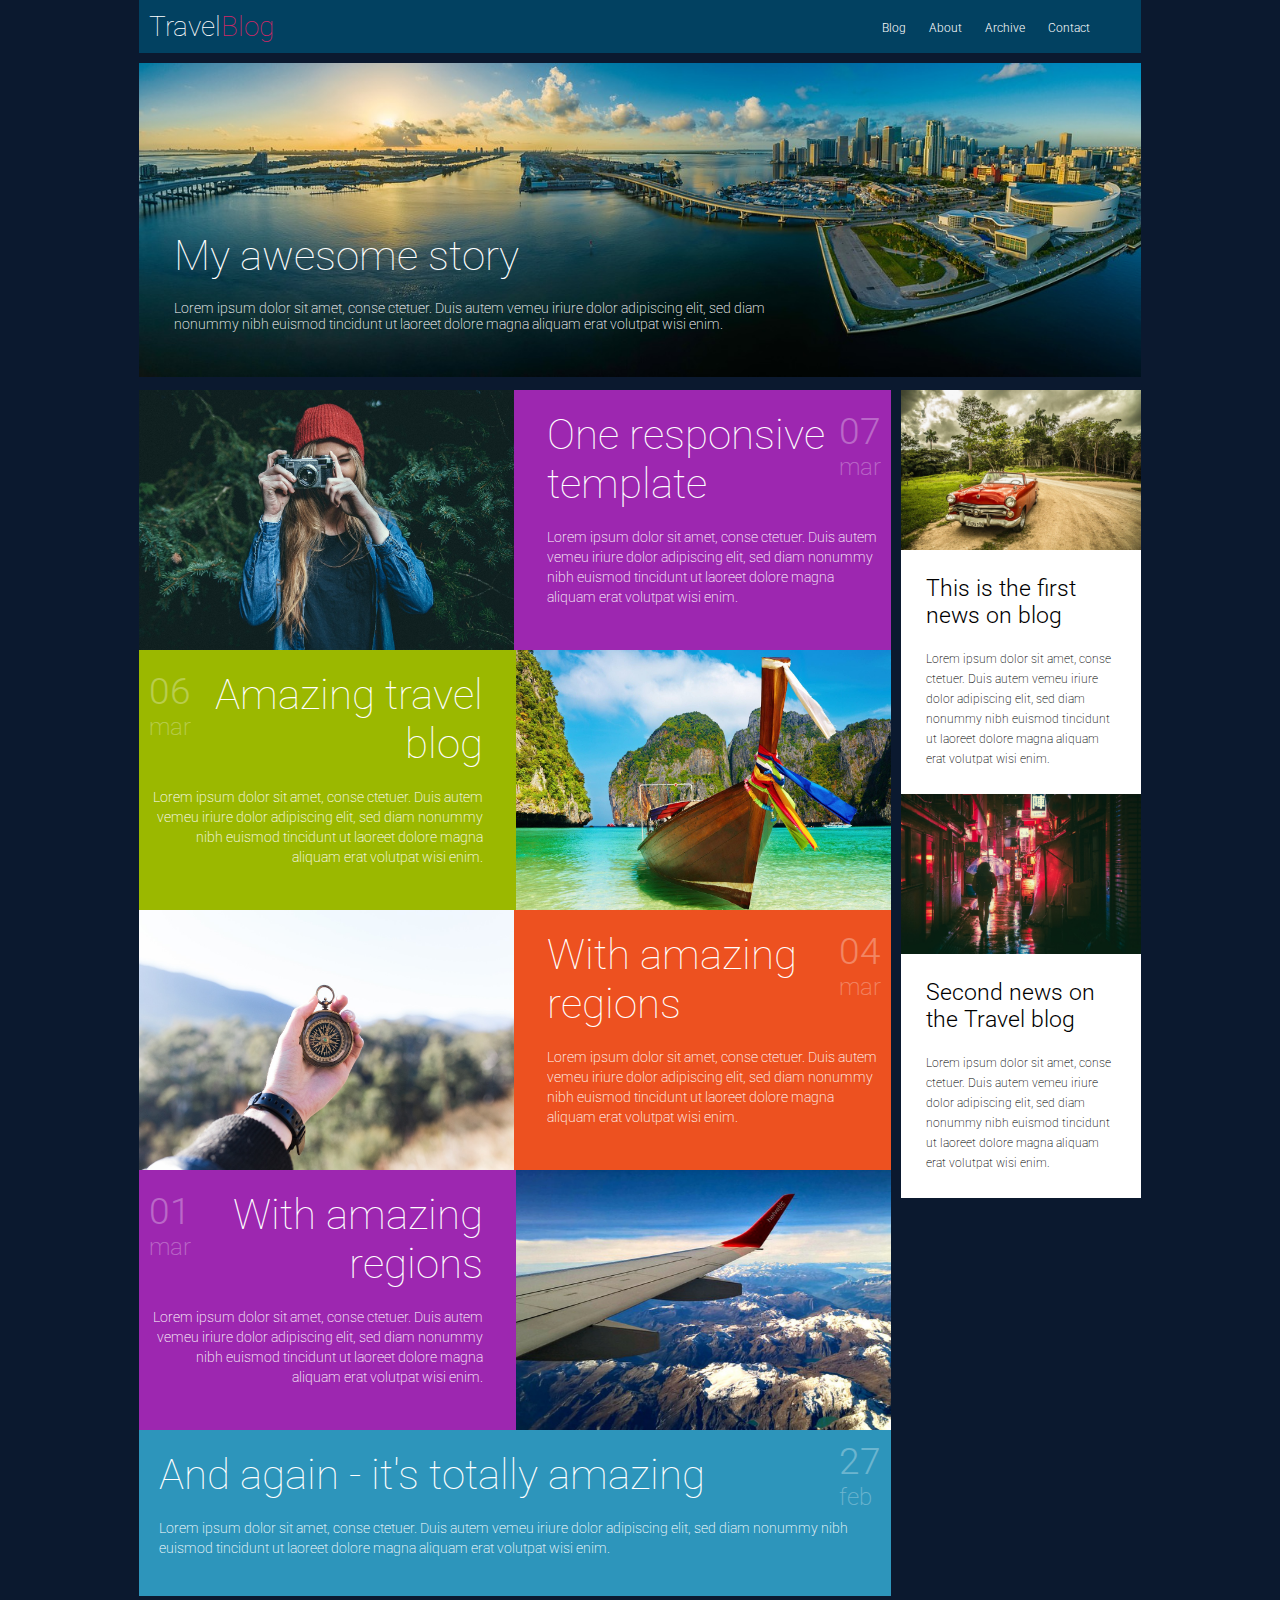
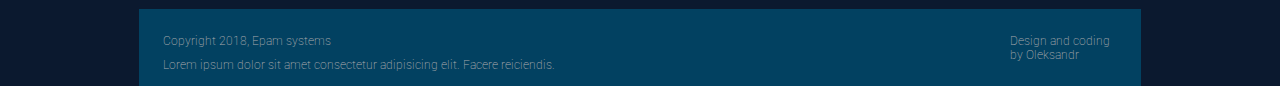
<file: FL12_HW5/homework/index.html>
<!DOCTYPE html>
<html lang="zxx">
<head>
  <meta charset="UTF-8">
  <meta name="viewport" content="width=device-width, initial-scale=1.0">
  <meta http-equiv="X-UA-Compatible" content="ie=edge">
  <link rel="stylesheet" href="css/styles.css">
  <link href='https://fonts.googleapis.com/css?family=Roboto:400,100,300,700&subset=latin,latin-ext' rel='stylesheet' type='text/css'>      
  <title>Responsive</title>
</head>
<body>
    <header>
      <div class="header-wrap">
        <div class="top-block-nav">
            <h1 class="text-top-block">
              Travel<span>Blog</span>
            </h1> 
            <div class="burger-menu">
              <div></div>
              <div></div>
              <div></div>
            </div>
            <nav class="menu">
                <a class="menu-item" href="#">Blog</a>
                <a class="menu-item" href="#">About</a>
                <a class="menu-item" href="#">Archive</a>
                <a class="menu-item" href="#">Contact</a>
            </nav>    
        </div> 
        <div class="post-0">    
            <h2 class="post-0-title">My awesome story</h2 >
            <p class="post-0-description">Lorem ipsum dolor sit amet,
            conse ctetuer. Duis autem vemeu iriure dolor adipiscing elit,
            sed diam nonummy nibh euismod tincidunt ut laoreet dolore
            magna aliquam erat volutpat wisi enim.</p>
        </div>      
      </div>
    </header>
    <main class="main-container">
              <article class="post post-1 grid-item-post">
                <div class="block-text">
                  <h2 class="post-title">One responsive template</h2>
                  <p class="post-descriotion">Lorem ipsum dolor sit amet,
                  conse ctetuer. Duis autem vemeu iriure dolor adipiscing elit,
                  sed diam nonummy nibh euismod tincidunt ut laoreet dolore
                  magna aliquam erat volutpat wisi enim.</p>
                  <p class="date">07<span>mar</span></p>
                </div>
                <img class="post-img" src="img/post1.jpg" alt="picture">
              </article>

              <article class="post post-2 grid-item-post">
                <div class="block-text">
                  <h2 class="post-title">Amazing travel blog</h2>
                  <p class="post-descriotion">Lorem ipsum dolor sit amet,
                  conse ctetuer. Duis autem vemeu iriure dolor adipiscing elit,
                  sed diam nonummy nibh euismod tincidunt ut laoreet dolore
                  magna aliquam erat volutpat wisi enim.</p>
                  <p class="date">06<span>mar</span></p>
                </div>
                <img class="post-img" src="img/post2.jpg" alt="picture">
              </article>
              
              <article class="post post-3 grid-item-post">
                <div class="block-text">
                  <h2 class="post-title">With amazing regions</h2>
                  <p class="post-descriotion">Lorem ipsum dolor sit amet,
                  conse ctetuer. Duis autem vemeu iriure dolor adipiscing elit,
                  sed diam nonummy nibh euismod tincidunt ut laoreet dolore
                  magna aliquam erat volutpat wisi enim.</p>
                  <p class="date">04<span>mar</span></p>
                </div>
                <img class="post-img" src="img/post3.jpg" alt="picture">
            </article>

              <article class="post post-4 grid-item-post">
                  <div class="block-text">
                    <h2 class="post-title">With amazing regions</h2>
                    <p class="post-descriotion">Lorem ipsum dolor sit amet,
                    conse ctetuer. Duis autem vemeu iriure dolor adipiscing elit,
                    sed diam nonummy nibh euismod tincidunt ut laoreet dolore
                    magna aliquam erat volutpat wisi enim.</p>
                    <p class="date">01<span>mar</span></p>
                  </div>
                  <img class="post-img" src="img/post4.jpg" alt="picture">
              </article>
    
              <article class="post-without-img post-5 grid-item-post" >
                <div class="block-text-without-img">
                  <h2 class="post-title">And again - it's totally amazing</h2>
                  <p class="post-descriotion">Lorem ipsum dolor sit amet,
                  conse ctetuer. Duis autem vemeu iriure dolor adipiscing elit,
                  sed diam nonummy nibh euismod tincidunt ut laoreet dolore
                  magna aliquam erat volutpat wisi enim.</p>
                  <p class="date">27<span>feb</span></p>
                </div>  
              </article>
          <aside>
              <article class="post-6 post-aside">
                  <img class="img-aside" src="img/news1.jpg" alt="picture"> 
                  <h3 class="post-aside-title">This is the first news on blog</h3>
                  <p class="post-aside-description">Lorem ipsum dolor sit amet, conse ctetuer.
                  Duis autem vemeu iriure dolor adipiscing elit,
                  sed diam nonummy nibh euismod tincidunt ut laoreet
                  dolore magna aliquam erat volutpat wisi enim.</p>
              </article >
              <article class="post-7 post-aside">
                  <img class="img-aside" src="img/news2.jpg" alt="picture">
                  <h3 class="post-aside-title">Second news on the Travel blog</h3>
                   <p class="post-aside-description">Lorem ipsum dolor sit amet, conse ctetuer.
                   Duis autem vemeu iriure dolor adipiscing elit,
                   sed diam nonummy nibh euismod tincidunt ut laoreet
                   dolore magna aliquam erat volutpat wisi enim.</p>
              </article>
          </aside>
        </main>
        <footer class="footer-comtainer">
          <div class="block-left">
            <p>Copyright 2018, Epam systems</p>
            <p>Lorem ipsum dolor sit amet consectetur 
              adipisicing elit. Facere reiciendis.</p>
          </div>
          <div class="block-right">
            <p>Design and coding
              by Oleksandr</p>
          </div>
        </footer>
  </body>
</html>
</file>
<file: FL12_HW1/homework/style.css>
html,body,div,span,applet,object,iframe,h1,h2,h3,h4,h5,h6,p,blockquote,pre,a,abbr,acronym,address,big,cite,code,del,dfn,em,font,img,ins,kbd,q,s,samp,small,strike,strong,sub,sup,tt,var,b,u,i,center,dl,dt,dd,ol,ul,li,fieldset,form,label,legend,table,caption,tbody,tfoot,thead,tr,th,td{background:transparent;border:0;margin:0;padding:0;vertical-align:baseline}body{line-height:1}h1,h2,h3,h4,h5,h6{clear:both;font-weight:normal}ol,ul{list-style:none}blockquote{quotes:none}blockquote:before,blockquote:after{content:'';content:none}del{text-decoration:line-through}table{border-collapse:collapse;border-spacing:0}a img{border:0}#container{float:left;margin:0 -240px 0 0;width:100%}#primary,#secondary{float:right;overflow:hidden;width:220px}#secondary{clear:right}#footer{clear:both;width:100%}.one-column #content{margin:0 auto;width:640px}.single-attachment #content{margin:0 auto;width:900px}body,input,textarea,.page-title span,.pingback a.url{font-family:Georgia,"Bitstream Charter",serif}h3#comments-title,h3#reply-title,#access .menu,#access div.menu ul,#cancel-comment-reply-link,.form-allowed-tags,#site-info,#site-title,#wp-calendar,.comment-meta,.comment-body tr th,.comment-body thead th,.entry-content label,.entry-content tr th,.entry-content thead th,.entry-meta,.entry-title,.entry-utility,#respond label,.navigation,.page-title,.pingback p,.reply,.widget-title,.wp-caption-text{font-family:"Helvetica Neue",Arial,Helvetica,"Nimbus Sans L",sans-serif}input[type="submit"]{font-family:"Helvetica Neue",Arial,Helvetica,"Nimbus Sans L",sans-serif}pre{font-family:"Courier 10 Pitch",Courier,monospace}code{font-family:Monaco,Consolas,"Andale Mono","DejaVu Sans Mono",monospace}#access .menu-header,div.menu,#colophon,#branding,#main,#wrapper{margin:0 auto;width:940px}#wrapper{background:#fff;margin-top:20px;padding:0 20px}#footer-widget-area{overflow:hidden}#footer-widget-area .widget-area{float:left;margin-right:20px;width:220px}#footer-widget-area #fourth{margin-right:0}#site-info{float:left;font-size:14px;font-weight:bold;width:700px}#site-generator{float:right;width:220px}body{background:#f1f1f1}body,input,textarea{color:#666;font-size:12px;line-height:18px}hr{background-color:#e7e7e7;border:0;clear:both;height:1px;margin-bottom:18px}p{margin-bottom:18px}ul{list-style:square;margin:0 0 18px 1.5em}ol{list-style:decimal;margin:0 0 18px 1.5em}ol ol{list-style:upper-alpha}ol ol ol{list-style:lower-roman}ol ol ol ol{list-style:lower-alpha}ul ul,ol ol,ul ol,ol ul{margin-bottom:0}dl{margin:0 0 24px 0}dt{font-weight:bold}dd{margin-bottom:18px}strong{font-weight:bold}cite,em,i{font-style:italic}big{font-size:131.25%}ins{background:#ffc;text-decoration:none}blockquote{font-style:italic;padding:0 3em}blockquote cite,blockquote em,blockquote i{font-style:normal}pre{background:#f7f7f7;color:#222;line-height:18px;margin-bottom:18px;overflow:auto;padding:1.5em}abbr,acronym{cursor:help}sup,sub{height:0;line-height:1;position:relative;vertical-align:baseline}sup{bottom:1ex}sub{top:.5ex}small{font-size:smaller}input{margin-bottom:10px}input[type="text"],input[type="password"],input[type="email"],input[type="url"],input[type="number"],textarea{background:#f9f9f9;border:1px solid #ccc;box-shadow:inset 1px 1px 1px rgba(0,0,0,0.1);-moz-box-shadow:inset 1px 1px 1px rgba(0,0,0,0.1);-webkit-box-shadow:inset 1px 1px 1px rgba(0,0,0,0.1);padding:2px}a:link{color:#06c}a:visited{color:#743399}a:active,a:hover{color:#ff4b33}.screen-reader-text{clip:rect(1px,1px,1px,1px);overflow:hidden;position:absolute !important;height:1px;width:1px}#header{padding:30px 0 0 0}#site-title{float:left;font-size:30px;line-height:36px;margin:0 0 18px 0;width:700px}#site-title a{color:#000;font-weight:bold;text-decoration:none}#site-description{color:#000;clear:right;float:right;font-style:italic;margin:15px 0 18px 0;opacity:.65;width:220px}#branding img{border-top:4px solid #000;border-bottom:1px solid #000;display:block;float:left}#access{background:#000;display:block;float:left;margin:0 auto;width:940px}#access .menu-header,div.menu{font-size:13px;margin-left:12px;width:928px}#access .menu-header ul,div.menu ul{list-style:none;margin:0}#access .menu-header li,div.menu li{float:left;position:relative}#access a{color:#aaa;display:block;line-height:38px;padding:0 10px;text-decoration:none}#access ul ul{box-shadow:0 3px 3px rgba(0,0,0,0.2);-moz-box-shadow:0 3px 3px rgba(0,0,0,0.2);-webkit-box-shadow:0 3px 3px rgba(0,0,0,0.2);display:none;position:absolute;top:38px;left:0;float:left;width:180px;z-index:99999}#access ul ul li{min-width:180px}#access ul ul ul{left:100%;top:0}#access ul ul a{background:#333;line-height:1em;padding:10px;width:160px;height:auto}#access li:hover>a,#access ul ul:hover>a{background:#333;color:#fff}#access ul li:hover>ul{display:block}#access ul li.current_page_item>a,#access ul li.current_page_ancestor>a,#access ul li.current-menu-ancestor>a,#access ul li.current-menu-item>a,#access ul li.current-menu-parent>a{color:#fff}* html #access ul li.current_page_item a,* html #access ul li.current_page_ancestor a,* html #access ul li.current-menu-ancestor a,* html #access ul li.current-menu-item a,* html #access ul li.current-menu-parent a,* html #access ul li a:hover{color:#fff}#main{clear:both;overflow:hidden;padding:40px 0 0 0}#content{margin-bottom:36px}#content,#content input,#content textarea{color:#333;font-size:16px;line-height:24px}#content p,#content ul,#content ol,#content dd,#content pre,#content hr{margin-bottom:24px}#content ul ul,#content ol ol,#content ul ol,#content ol ul{margin-bottom:0}#content pre,#content kbd,#content tt,#content var{font-size:15px;line-height:21px}#content code{font-size:13px}#content dt,#content th{color:#000}#content h1,#content h2,#content h3,#content h4,#content h5,#content h6{color:#000;line-height:1.5em;margin:0 0 20px 0}#content table{border:1px solid #e7e7e7;margin:0 -1px 24px 0;text-align:left;width:100%}#content tr th,#content thead th{color:#777;font-size:12px;font-weight:bold;line-height:18px;padding:9px 24px;border-right:1px solid #e7e7e7}#content tr td{border-top:1px solid #e7e7e7;padding:6px 24px;border-right:1px solid #e7e7e7}#content tr.odd td{background:#f2f7fc}.hentry{margin:0 0 48px 0}.home .sticky{background:#f2f7fc;border-top:4px solid #000;margin-left:-20px;margin-right:-20px;padding:18px 20px}.single .hentry{margin:0 0 36px 0}.page-title{color:#000;font-size:14px;font-weight:bold;margin:0 0 36px 0}.page-title span{color:#333;font-size:16px;font-style:italic;font-weight:normal}.page-title a:link,.page-title a:visited{color:#777;text-decoration:none}.page-title a:active,.page-title a:hover{color:#ff4b33}#content .entry-title{color:#000;font-size:21px;font-weight:bold;line-height:1.3em;margin-bottom:0}.entry-title a:link,.entry-title a:visited{color:#000;text-decoration:none}.entry-title a:active,.entry-title a:hover{color:#ff4b33}.entry-meta{color:#777;font-size:12px}.entry-meta abbr,.entry-utility abbr{border:0}.entry-meta abbr:hover,.entry-utility abbr:hover{border-bottom:1px dotted #666}.single-author .by-author{position:absolute !important;clip:rect(1px 1px 1px 1px);clip:rect(1px,1px,1px,1px)}.entry-content,.entry-summary{clear:both;padding:12px 0 0 0}.entry-content .more-link{white-space:nowrap}#content .entry-summary p:last-child{margin-bottom:12px}.entry-content fieldset{border:1px solid #e7e7e7;margin:0 0 24px 0;padding:24px}.entry-content fieldset legend{background:#fff;color:#000;font-weight:bold;padding:0 24px}.entry-content input{margin:0 0 24px 0}.entry-content input.file,.entry-content input.button{margin-right:24px}.entry-content label{color:#777;font-size:12px}.entry-content select{margin:0 0 24px 0}.entry-content sup,.entry-content sub{font-size:10px}.entry-content blockquote.left{float:left;margin-left:0;margin-right:24px;text-align:right;width:33%}.entry-content blockquote.right{float:right;margin-left:24px;margin-right:0;text-align:left;width:33%}.page-link{clear:both;color:#000;font-weight:bold;line-height:48px;word-spacing:.5em}.page-link a:link,.page-link a:visited{background:#f1f1f1;color:#333;font-weight:normal;padding:.5em .75em;text-decoration:none}.home .sticky .page-link a{background:#d9e8f7}.page-link a:active,.page-link a:hover{color:#ff4b33}body.page .edit-link{clear:both;display:block}#entry-author-info{background:#f2f7fc;border-top:4px solid #000;clear:both;font-size:14px;line-height:20px;margin:24px 0;overflow:hidden;padding:18px 20px}#entry-author-info #author-avatar{background:#fff;border:1px solid #e7e7e7;float:left;height:60px;margin:0 -104px 0 0;padding:11px}#entry-author-info #author-description{float:left;margin:0 0 0 104px}#entry-author-info h2{color:#000;font-size:100%;font-weight:bold;margin-bottom:0}.entry-utility{clear:both;color:#777;font-size:12px;line-height:18px}.entry-meta a,.entry-utility a{color:#777}.entry-meta a:hover,.entry-utility a:hover{color:#ff4b33}#content .video-player{padding:0}.format-standard .wp-video,.format-standard .wp-audio-shortcode,.format-audio .wp-audio-shortcode,.format-standard .video-player{margin-bottom:24px}.home #content .format-aside p,.home #content .category-asides p{font-size:14px;line-height:20px;margin-bottom:10px;margin-top:0}.format-gallery .size-thumbnail img,.category-gallery .size-thumbnail img{border:10px solid #f1f1f1;margin-bottom:0}.format-gallery .gallery-thumb,.category-gallery .gallery-thumb{float:left;margin-right:20px;margin-top:-4px}.home #content .format-gallery .entry-utility,.home #content .category-gallery .entry-utility{padding-top:4px}.attachment .entry-content .entry-caption{font-size:140%;margin-top:24px}.attachment .entry-content .nav-previous a:before{content:'\2190\00a0'}.attachment .entry-content .nav-next a:after{content:'\00a0\2192'}#content img.size-auto,#content img.size-full,#content img.size-large,#content img.size-medium,#content .entry-attachment img,#content .widget-container img{max-width:100%;height:auto}#ie8 #content img.size-auto,#ie8 #content img.size-full,#ie8 #content img.size-large,#ie8 #content img.size-medium,#ie8 #content .entry-attachment img{width:auto}.alignleft,img.alignleft{display:inline;float:left;margin-right:24px;margin-top:4px}.alignright,img.alignright{display:inline;float:right;margin-left:24px;margin-top:4px}.aligncenter,img.aligncenter{clear:both;display:block;margin-left:auto;margin-right:auto}img.alignleft,img.alignright,img.aligncenter{margin-bottom:12px}.wp-caption{background:#f1f1f1;line-height:18px;margin-bottom:20px;max-width:100%;padding:4px;text-align:center}.wp-caption img{margin:5px 5px 0;max-width:622px}.wp-caption p.wp-caption-text{color:#777;font-size:12px;margin:5px}.wp-smiley{margin:0}.gallery{margin:0 auto 18px}.gallery .gallery-item{float:left;margin-top:0;text-align:center}.gallery-columns-1 .gallery-item{width:100%}.gallery-columns-2 .gallery-item{width:50%}.gallery-columns-3 .gallery-item{width:33%}.gallery-columns-4 .gallery-item{width:25%}.gallery-columns-5 .gallery-item{width:20%}.gallery-columns-6 .gallery-item{width:16%}.gallery-columns-7 .gallery-item{width:14%}.gallery-columns-8 .gallery-item{width:12%}.gallery-columns-9 .gallery-item{width:11%}.gallery-columns-1 img{max-width:620px}.gallery-columns-2 img{max-width:288px}.gallery-columns-3 img{max-width:177px}.gallery-columns-4 img{max-width:122px}.gallery-columns-5 img{max-width:88px}.gallery-columns-6 img{max-width:66px}.gallery-columns-7 img{max-width:50px}.gallery-columns-8 img{max-width:39px}.gallery-columns-9 img{max-width:29px}.gallery-item img{height:auto}.gallery-columns-2 .attachment-medium{max-width:92%;height:auto}.gallery-columns-4 .attachment-thumbnail{max-width:84%;height:auto}.gallery .gallery-caption{color:#777;font-size:12px;margin:0 0 12px}.gallery dl{margin:0}.gallery img{border:10px solid #f1f1f1}.gallery br+br{display:none}#content .entry-attachment img{display:block;margin:0 auto}.navigation{color:#777;font-size:12px;line-height:18px;overflow:hidden}.navigation a:link,.navigation a:visited{color:#777;text-decoration:none}.navigation a:active,.navigation a:hover{color:#ff4b33}.nav-previous{float:left;width:50%}.nav-next{float:right;text-align:right;width:50%}#nav-above{margin:0 0 18px 0}#nav-above{display:none}.paged #nav-above,.single #nav-above{display:block}#nav-below{margin:-18px 0 0 0}#comments{clear:both}#comments .navigation{padding:0 0 18px 0}h3#comments-title,h3#reply-title{color:#000;font-size:20px;font-weight:bold;margin-bottom:0}h3#comments-title{padding:24px 0}.commentlist{list-style:none;margin:0}.commentlist li.comment{border-bottom:1px solid #e7e7e7;line-height:24px;margin:0 0 24px 0;padding:0 0 0 56px;position:relative}.commentlist li:last-child{border-bottom:0;margin-bottom:0}#comments .comment-body ul,#comments .comment-body ol{margin-bottom:18px}#comments .comment-body p:last-child{margin-bottom:6px}#comments .comment-body blockquote p:last-child{margin-bottom:24px}.commentlist ol{list-style:decimal}.commentlist .avatar{position:absolute;top:4px;left:0}.comment-author cite{color:#000;font-style:normal;font-weight:bold}.comment-author .says{font-style:italic}.comment-meta{font-size:12px;margin:0 0 18px 0}.comment-meta a:link,.comment-meta a:visited{color:#777;text-decoration:none}.comment-meta a:active,.comment-meta a:hover{color:#ff4b33}.commentlist .bypostauthor>div{background:#f2f7fc;border-top:4px solid #000;margin-bottom:10px;padding:10px 0 0 20px}.reply{font-size:12px;padding:0 0 24px 0}.reply a,a.comment-edit-link{color:#777}.reply a:hover,a.comment-edit-link:hover{color:#ff4b33}.commentlist .children{list-style:none;margin:0}.commentlist .children li{border:0;margin:0}.nopassword,.nocomments{display:none}#comments .pingback{border-bottom:1px solid #e7e7e7;margin-bottom:18px;padding-bottom:18px}.commentlist li.comment+li.pingback{margin-top:-6px}#comments .pingback p{color:#777;display:block;font-size:12px;line-height:18px;margin:0}#comments .pingback .url{font-size:13px;font-style:italic}input[type="submit"]{color:#333}form{text-align:right}input{width:200px}#respond{border-top:1px solid #e7e7e7;margin:24px 0;overflow:hidden;position:relative}#respond p{margin:0}#respond .comment-notes{margin-bottom:1em}.form-allowed-tags{line-height:1em}.children #respond{margin:0 48px 0 0}h3#reply-title{margin:18px 0}#comments-list #respond{margin:0 0 18px 0}#comments-list ul #respond{margin:0}#cancel-comment-reply-link{font-size:12px;font-weight:normal;line-height:18px}#respond .required{color:#ff4b33;font-weight:bold}#respond label{color:#777;font-size:12px}#respond input{margin:0 0 9px;width:98%}#respond textarea{width:98%}#respond .form-allowed-tags{color:#777;font-size:12px;line-height:18px}#respond .form-allowed-tags code{font-size:11px}#respond .form-submit{margin:12px 0}#respond .form-submit input{font-size:14px;width:auto}.widget-area ul{list-style:none;margin-left:0}.widget-area ul ul{list-style:square;margin-left:1.3em}.widget-area select{max-width:100%}.widget_search #s{width:60%}.widget_search label{display:none}.widget-container{word-wrap:break-word;-webkit-hyphens:auto;-moz-hyphens:auto;hyphens:auto;margin:0 0 18px 0}.widget-container .wp-caption img{margin:auto}.widget-container.widget_image .wp-caption{width:auto}.widget-container.widget_image .wp-caption img{margin-left:-8px}.widget-title{color:#222;font-size:14px;font-weight:bold}.widget-area a:link,.widget-area a:visited{text-decoration:none}.widget-area a:active,.widget-area a:hover{text-decoration:underline}.widget-area .entry-meta{font-size:11px}#wp_tag_cloud div{line-height:1.6em}#wp-calendar{width:100%}#wp-calendar caption{color:#222;font-size:14px;font-weight:bold;padding-bottom:4px;text-align:left}#wp-calendar thead{font-size:11px}#wp-calendar tbody{color:#aaa}#wp-calendar tbody td{background:#f5f5f5;border:1px solid #fff;padding:3px 0 2px;text-align:center}#wp-calendar tbody .pad{background:0}#wp-calendar tfoot #next{text-align:right}.widget_rss a.rsswidget{color:#000}.widget_rss a.rsswidget:hover{color:#ff4b33}.widget_rss .widget-title img{width:11px;height:11px}#main .widget-area ul{margin-left:0;padding:0 20px 0 0}#main .widget-area ul ul{border:0;margin-left:1.3em;padding:0}#main .widget-container.music-player ul{margin:0}#footer{margin-bottom:20px}#colophon{border-top:4px solid #000;margin-top:-4px;overflow:hidden;padding:18px 0}#site-info{font-weight:bold}#site-info a{color:#000;text-decoration:none}#site-generator{font-style:italic;position:relative}#site-generator a{background:url(images/wordpress.png) center left no-repeat;color:#666;display:inline-block;line-height:16px;padding-left:20px;text-decoration:none}#site-generator a:hover{text-decoration:underline}img#wpstats{display:block;margin:0 auto 10px}pre{-webkit-text-size-adjust:140%}code{-webkit-text-size-adjust:160%}#access,.entry-meta,.entry-utility,.navigation,.widget-area{-webkit-text-size-adjust:120%}#site-description{-webkit-text-size-adjust:none}@media print{body{background:none !important}#wrapper{clear:both !important;display:block !important;float:none !important;position:relative !important}#header{border-bottom:2pt solid #000;padding-bottom:18pt}#colophon{border-top:2pt solid #000}#site-title,#site-description{float:none;line-height:1.4em;margin:0;padding:0}#site-title{font-size:13pt}.entry-content{font-size:14pt;line-height:1.6em}.entry-title{font-size:21pt}#access,#branding img,#respond,.comment-edit-link,.edit-link,.navigation,.page-link,.widget-area{display:none !important}#container,#header,#footer{margin:0;width:100%}#content,.one-column #content{margin:24pt 0 0;width:100%}.wp-caption p{font-size:11pt}#site-info,#site-generator{float:none;width:auto}#colophon{width:auto}img#wpstats{display:none}#site-generator a{margin:0;padding:0}#entry-author-info{border:1px solid #e7e7e7}#main{display:inline}.home .sticky{border:0}}img{width:140px;vertical-align:middle;display:block;margin:0 auto;margin-left:calc(50% - 50px);margin-bottom:20px}nav>a{padding:10px;color:#0279c1}nav>a b:hover{color:#00527a}nav>a:visited{color:#0279c1}article{padding-left:10px}footer{margin-top:20px;padding:40px 20px;text-align:center;background:#3333}
</file>
<file: FL12_HW11/homework/material-icons/material-icons.css>
@font-face {
  font-family: 'Material Icons';
  font-style: normal;
  font-weight: 400;
  src: url(MaterialIcons-Regular.eot); /* For IE6-8 */
  src: local('Material Icons'),
       local('MaterialIcons-Regular'),
       url(MaterialIcons-Regular.woff2) format('woff2'),
       url(MaterialIcons-Regular.woff) format('woff'),
       url(MaterialIcons-Regular.ttf) format('truetype');
}

.material-icons {
  font-family: 'Material Icons';
  font-weight: normal;
  font-style: normal;
  font-size: 24px;  /* Preferred icon size */
  display: inline-block;
  line-height: 1;
  text-transform: none;
  letter-spacing: normal;
  word-wrap: normal;
  white-space: nowrap;
  direction: ltr;

  /* Support for all WebKit browsers. */
  -webkit-font-smoothing: antialiased;
  /* Support for Safari and Chrome. */
  text-rendering: optimizeLegibility;

  /* Support for Firefox. */
  -moz-osx-font-smoothing: grayscale;

  /* Support for IE. */
  font-feature-settings: 'liga';
}
</file>
<file: FL12_HW11/homework/styles.css>
*{
    margin: 0px;
    padding: 0px;
}

ul{
    list-style: none;
    display:block;
}
ul li{
    position: relative;
    left: 30px;
    top: -25px;
}
</file>
<file: FL12_HW2/homework/css/general.css>
/* 

please don't edit this styles

*/

h2.tm-section-title {
    color: lightskyblue;
}

a:focus {
    color: #666;
    outline: 0
}

ul {
    padding: 0;
    margin: 0
}

body {
    background-color: #f5f5f5;
    color: #000;
    font-family: 'Open Sans', Helvetica, Arial, sans-serif;
    font-size: 16px;
    font-weight: 300;
    padding-top: 30px;
    overflow-x: hidden
}

section:before {
    position: absolute;
    z-index: 1
}

.box,
.tm-content-box,
.tm-main-nav {
    background-color: #fff
}

.tm-sidebar {
    z-index: 10;
    position: fixed;
    left: 0;
    right: 0;
    top: 0;
    width: 100%;
}

.tm-sidebar ul{
    margin: 0px;
    display: flex;
}

.tm-main-nav {
    font-size: 1.5em;
    text-align: center
}

.tm-nav-item {
    list-style: none;
    width: 100%;
}

.tm-nav-item-link {
    border: 1px solid transparent;
    color: #666;
    display: block;
    padding: 10px;
    width: 100%;
    -webkit-transition: all .3s ease;
    transition: all .3s ease
}

.carousel-indicators li,
.tm-banner-inner {
    border: 1px solid lightgrey
}


.tm-nav-item-link.active,
.tm-nav-item-link:hover {
    color: #666;
    text-decoration: none;
}

.tm-nav-item-link:focus {
    text-decoration: none
}

.tm-banner-text,
.tm-banner-title,
.tm-section-title {
    color: #666;
    font-weight: 300;
    margin: 0
}

.tm-section-title {
    margin-bottom: 20px
}

.tm-section-title-box {
    margin-bottom: 0
}

.tm-banner-title {
    font-size: 3.3em;
    letter-spacing: 2px;
    text-transform: uppercase
}

.tm-main-content {
    padding-top: 70px;
}

.tm-content-box {
    overflow: hidden;
    margin-bottom: 30px
}

.padding-medium {
    padding: 40px
}

.tm-banner {
    padding: 30px
}

.tm-banner-inner {
    padding: 30px 0;
    height: 100%;
    text-align: center;
    display: flex;
    -webkit-box-orient: vertical;
    -webkit-box-direction: normal;
    -webkit-flex-direction: column;
    -ms-flex-direction: column;
    flex-direction: column;
    -webkit-box-align: center;
    -webkit-align-items: center;
    -ms-flex-align: center;
    align-items: center;
    -webkit-box-pack: center;
    -webkit-justify-content: center;
    -ms-flex-pack: center;
    justify-content: center
}

.tm-banner-inner img{
    width: 120px;
}

.tm-banner-text {
    font-size: 1.4em
}

.boxes,
.tm-box-bg-title {
    display: -webkit-box;
    display: -webkit-flex;
    display: -ms-flexbox
}

/*.flex-item {*/
    /*-webkit-box-flex: 0 1 auto;*/
    /*-webkit-flex: 0 1 auto;*/
    /*-ms-flex: 0 1 auto;*/
    /*flex: 0 1 auto*/
/*}*/

.section-description {
    line-height: 1.8;
    margin-bottom: 25px
}

.section-description:last-child {
    margin-bottom: 0
}

.tm-team-description-container {
    max-width: 500px
}

.tm-team-info {
    display: flex
}

.box {
    list-style: none;
    width: 33.3333%;
    height: auto;
}

.box-bg {
    position: relative
}

.box-img {
    width: 100%;
}

.tm-box-bg-title {
    position: absolute;
    top: 0;
    right: 0;
    bottom: 0;
    left: 0;
    display: flex;
    -webkit-box-align: center;
    -webkit-align-items: center;
    -ms-flex-align: center;
    align-items: center;
    -webkit-box-pack: center;
    -webkit-justify-content: center;
    -ms-flex-pack: center;
    justify-content: center
}

.boxes {
    display: flex;
    -webkit-flex-wrap: wrap;
    -ms-flex-wrap: wrap;
    flex-wrap: wrap
}

.gallery-container a {
    cursor: -webkit-zoom-in;
    cursor: zoom-in
}

.carousel {
    position: relative;
    height: auto;
    padding: 50px 50px 80px;
    text-align: center
}

.carousel-indicators {
    bottom: 30px
}

.carousel-content {
    color: #000;
    display: -webkit-box;
    display: -webkit-flex;
    display: -ms-flexbox;
    display: flex;
    -webkit-box-align: center;
    -webkit-align-items: center;
    -ms-flex-align: center;
    align-items: center
}

.carousel-indicators .active {
    background-color: lightgrey
}

.contact-form {
    overflow: hidden
}

.form-control {
    border-radius: 0;
    font-size: 1em
}

.form-control:focus {
    border-color: lightgrey;
    box-shadow: inset 0 1px 1px rgba(0, 0, 0, .075), 0 0 8px rgba(153, 153, 153, .45)
}

.form-group {
    margin-bottom: 20px
}

.form-group-2-col-left {
    padding-left: 0;
    padding-right: 5px
}

.form-group-2-col-right {
    padding-right: 0;
    padding-left: 5px
}

.mandatory-field:after {
    position: absolute;
    top: 0;
    right: 7px
}

.carousel-inner>.carousel-item>a>img, .carousel-inner>.carousel-item>img, .img-contact-us {
    width: 100%;
}

.tm-footer {
    color: #666;
    padding-bottom: 15px
}
</file>
<file: FL12_HW2/homework/css/style.css>
.heading h2{
		color: lightskyblue;
		text-align: center;
		font-weight:100;
	}
	.heading ul li a{
		color: lightskyblue;
	}
	.tm-nav-item-link:hover {
			background-color: #88ccfd;
			color: #fff;
	}		

	.tm-banner {
	    padding: 0px
	}
	.tm-banner-inner {
		border: 30px solid transparent;
		border-image: linear-gradient(to right, #8dd4ff 0%, #e3bd8c 100%);
		border-image-slice: 1;
	}
	.tm-banner-text{
		text-shadow: 3px 3px 1px;
		animation: move 2s ease-out;
	}
	@keyframes move {
		from {transform: translateX(100%);}
		to {transform: translateX(0%);}
	}
	.flex-2-col{
		display: flex;
		flex-direction: row;
		justify-content: center;
		align-items:center;
	}
	.tm-section-description,
	.tm-section-title {
		text-align: center;
	}
	.tm-section-title-box:hover {
		background-color: #dbdbdb;
		color: #88ccfd;
	}
	.tm-content-box {
    	position: relative;	
	}
	.tm-content-box ol {
		list-style-type: lower-alpha;
	}
	.text:hover{
		text-decoration: underline;
	}
	 .tm-content-box ol li a:hover:before {
		content: ">";
		display: inline-block;
	}
	.text::after {
		content: "New";
		vertical-align: super;
		color:red;
		font-size: 12px;	
	}
	
	.text:hover:after {
		display: inline-block;

		text-decoration-line:none;
	}
	.blocks{
		background-color: white;
	}
	.blocks .tm-section-title,
	.blocks .tm-section-description {
		text-align:left;	
	}
	.blocks .tm-section-description {
		text-indent: 20px;
	}
	.blocks .padding-medium p:last-of-type {
		letter-spacing:5px;
		word-spacing:10px;
	}

	.padding-medium::after {
	    content: ''; 
	    position: absolute;
	    width: 0;
		height: 0;
		border-top: 50px solid #88ccfd; 
		border-right: 50px solid transparent;
		top:0px;
		left: 0px;	
	}
	.blocks {
		position: relative;
	}
	.carousel::after {
	    content: ''; 
	    position: absolute;
	    width: 0;
		height: 0;
		border-top: 50px solid #88ccfd; 
		border-right: 50px solid transparent;
		top:0px;
		left: 0px;	
	}
	.blocks::after {
		content: ''; 
	    position: absolute;
	    width: 0;
		height: 0;
		border-top: 50px solid #88ccfd; 
		border-right: 50px solid transparent;
		top:0px;
		left: 0px;	
	}
	.tm-team-description-container::after {
		content: ''; 
	    position: absolute;
	    width: 0;
		height: 0;
		border-top: 50px solid #88ccfd; 
		border-right: 50px solid transparent;
		top:0px;
		left: 0px;
	}
	.box div p::first-letter {
		font-weight:bold;
	}
	.blocks .boxes li:nth-child(odd) {
		
		background-color: #88ccfd;
		color: white;
	}
	.blocks .box {
		padding:10px;

	}
	.tm-section-description {
		text-indent: 25px;
		line-height: 30px;
	}
	.contact-form div input:focus {
		background: #88ccfd;
	}
	.contact-form div textarea {
		background-image: url(../img/email-icon.png);
		background-repeat: no-repeat;
		background-position: 99% 99%;
		background-size: 2% auto;
	}
	.tm-sidebar{
		box-shadow:3px 3px 5px rgba(61,55,61,0.7);
	}
	
	.container section,
	.tm-content-header {
		box-shadow:0 0 10px rgba(61,55,61,0.7);
	}
	 
	.contact-form button {
		float:right;
	}

@media print {
	body {
		background-color:#ffffff;
		padding-top: 0px;
		font-size: 14px;
	}
	.carousel-indicators,
	section:last-of-type,
	.gallery-container,
	.tm-team-img,
	.tm-sidebar {
		display: none;
	}
	.tm-banner-inner {
		border: 1px solid rgba(0,0,0,0.1) ;
	}
 	.flex-2-col {
 		display: block;
 		width: 100%;
 		padding:0px;
 	}
 	.padding-medium {
 		padding: 0px;
 	}
 	.tm-section-description {
 		margin: 0px;
 		text-align: center;
 		padding: 0px;
 		text-indent: 0px;
 	}
 	.tm-team-description-container {
    max-width: 100%;
	}
	.tm-banner-text{
		animation: none;
	}
	.text::after,
	.blocks::after,
	.tm-team-description-container::after,
	.carousel::after,
	.padding-medium::after {
  		 display: none;
	}
	.blocks .tm-section-title,
	.blocks .tm-section-description {
		text-align: center;
	}
	.heading ol {
		list-style: none;
		align-content: center;
	}
	.heading {
		display: flex;
		flex-direction: row;
		justify-content: center;
	}
	 .heading ol li:nth-child(odd) {
	 	margin-left: 250px;
	 }
	 .heading ol li a{
		color: #87cefa;
		font-size: 16px;
		font-weight: 400;
	}
	 .text:hover:after,
	 .tm-content-box ol li a:hover:before {
		display: none;
	}
	.tm-content-box	{
		margin-bottom: 10px; 
	}
	.tm-main-content {
    padding-top: 20px;
	}
	.carousel {
    padding:0 0 0 0;
	}

}
</file>
<file: FL12_HW3/homework/css/style1.css>
* {
  margin: 0px;
  padding: 0px;
}

body {
  font-family: "Source Sans Pro", sans-serif;
  color: #2c2f3c;
  display: flex;
  flex-direction: column;
  align-items: center;
  background-color: #ffffff;
}
body .header {
  width: 100%;
  height: 720px;
  border-radius: 0 0 450px 0;
  background-repeat: no-repeat;
  background-size: cover;
  background-position: center;
  background-image: url(../img/m-h-day.jpg);
  display: flex;
  justify-content: center;
}
body .header .header-wrap {
  flex-direction: column;
  justify-content: flex-start;
  width: 80%;
  height: 720px;
  margin-top: 20px;
}
body .header .header-wrap .landing-logo, body .header .header-wrap div:last-of-type {
  display: flex;
  flex-direction: row;
}
body .header .header-wrap .landing-logo img, body .header .header-wrap div:last-of-type img {
  display: block;
  flex-direction: row;
  align-self: flex-start;
  width: 40px;
  height: 40px;
}
body .header .header-wrap .landing-logo p, body .header .header-wrap div:last-of-type p {
  font-size: 15px;
  font-weight: 600;
  text-transform: uppercase;
  margin-left: 15px;
  margin-top: 5px;
  text-align: center;
}
body .header .header-wrap .landing-logo span, body .header .header-wrap div:last-of-type span {
  display: block;
  text-transform: none;
  font-size: 8px;
}
body .header .header-wrap .header_heading {
  width: 480px;
  margin-top: 81px;
  font-size: 70px;
  font-weight: bolder;
  position: relative;
  z-index: 10;
}
body .header .header-wrap .header_heading::after {
  content: '';
  display: block;
  width: 295px;
  height: 57px;
  background-color: #14a0c7;
  position: absolute;
  bottom: 6px;
}
body .header .header-wrap .header_heading::before {
  display: block;
  content: "awesome";
  color: #2c2f3c;
  position: absolute;
  top: 87px;
  z-index: 1000;
}
body .header .header-wrap .header_text {
  font-family: "Fresca", sans-serif;
  margin-top: 65px;
  font-size: 17px;
  width: 650px;
  height: 86px;
  text-align: left;
}
body .header .header-wrap .header_button {
  display: inline-block;
  background: #699900;
  color: #f5f7f0;
  width: 140px;
  height: 50px;
  border-radius: 2px;
  border: none;
  font-size: 15px;
}
body .header .header-wrap .header_button:hover {
  background: #8ccc00;
  font-size: 17px;
}
body .header .header-wrap .login {
  color: #ffffff;
}
body .header .header-wrap .login:hover {
  font-weight: bold;
  color: #cdcdcd;
}
body .header .header-wrap div:last-of-type {
  margin-top: 64px;
  width: 480px;
  justify-content: space-between;
  align-items: center;
}
body .section, body .section .section_card_wrap, body .section .section_card_wrap .section_card_right_container {
  display: flex;
  flex-direction: column;
  align-items: center;
}
body .section .section_text, body .section .section_card_wrap .section_card_right_container .section_text {
  margin-top: 48px;
  width: 415px;
  font-size: 40px;
  font-weight: 500;
  position: relative;
}
body .section .section_text::after, body .section .section_card_wrap .section_card_right_container .section_text::after {
  content: "adventure";
  background-color: #14a0c7;
  color: #2c2f3c;
  position: absolute;
  right: 40px;
}
body .section .section_card_wrap .section_card {
  width: 1116px;
  height: 325px;
  background-color: #21232e;
  border-radius: 5px;
  display: flex;
  flex-direction: row;
  justify-content: space-between;
  align-items: center;
  margin-top: 25px;
}
body .section .section_card_wrap .section_card_img {
  align-self: flex-end;
  width: 418px;
  height: 285px;
  margin: 0 0 20px 20px;
  border-radius: 5px;
}
body .section .section_card_wrap .section_card_heading {
  margin-top: 50px;
  color: #ffffff;
  font-size: 23px;
}
body .section .section_card_wrap .section_card_text {
  font-family: "Fresca", sans-serif;
  color: #d3d3d3;
  font-size: 17px;
}
body .section .section_card_wrap .section_link {
  color: #ffffff;
  font-size: 15px;
  margin-bottom: 20px;
}
body .section .section_card_wrap .section_link:hover {
  font-weight: bold;
  color: #cdcdcd;
}
body .section .section_card_wrap .section_card_right_container {
  margin-right: 80px;
  width: 500px;
  height: 325px;
  justify-content: space-around;
}
body .section .section_banner, body .section .section_card_wrap .section_card_right_container .section_banner {
  position: relative;
  top: 73px;
  width: 1196px;
  height: 144px;
  background-image: linear-gradient(to right, #66960b, #305ece);
  border-radius: 5px;
  margin-top: 67px;
  display: flex;
  flex-direction: row;
  justify-content: space-around;
}
body .section .section_banner .section_banner_button {
  align-self: center;
  background: #699900;
  color: #f5f7f0;
  width: 140px;
  height: 50px;
  border-radius: 2px;
  border: none;
  font-size: 15px;
}
body .section .section_banner .section_banner_button:hover {
  background: #8ccc00;
  font-size: 17px;
}
body .section .section_banner .section_banner_heading {
  position: relative;
  color: #2c2f3c;
  font-size: 25px;
  font-weight: 700;
  margin-top: 34px;
}
body .section .section_banner .section_banner_heading::after {
  content: "start";
  background-color: #14a0c7;
  color: #2c2f3c;
  padding-top: 5px;
  position: absolute;
  left: 100px;
  bottom: 0px;
}
body .section .section_banner .section_banner_text {
  font-size: 14px;
  color: #c0bfa0;
  margin-top: 25px;
}
body .section .section_banner .section_banner_text_wrap {
  display: flex;
  flex-direction: column;
  justify-content: flex-start;
}
body .footer {
  color: #c0c3ce;
  width: 100%;
  height: 242px;
  background-color: #21232e;
}
body .footer .footer-wrap {
  margin-top: 137px;
  display: flex;
  flex-direction: row;
  justify-content: space-around;
  align-items: center;
}
body .footer .footer_logo {
  display: flex;
  flex-direction: row;
}
body .footer .footer_logo img {
  flex-direction: row;
  display: block;
  width: 40px;
  align-self: flex-start;
  height: 40px;
}
body .footer .footer_logo p {
  font-size: 15px;
  font-weight: 600;
  text-transform: uppercase;
  margin-left: 15px;
  margin-top: 5px;
  text-align: center;
}
body .footer .footer_logo span {
  display: block;
  text-transform: none;
  font-size: 8px;
}
body .footer .footer_text {
  width: 286px;
  height: 49px;
  font-size: 15px;
}
</file>
<file: FL12_HW3/homework/css/style2.css>
* { margin: 0px; padding: 0px; }

body { font-family: "Source Sans Pro", sans-serif; color: #ffffff; display: flex; flex-direction: column; align-items: center; background-color: #21232e; }
body .header { width: 100%; height: 720px; border-radius: 0 0 450px 0; background-repeat: no-repeat; background-size: cover; background-position: center; background-image: url(../img/m-h-night.jpg); display: flex; justify-content: center; }
body .header .header-wrap { flex-direction: column; justify-content: flex-start; width: 80%; height: 720px; margin-top: 20px; }
body .header .header-wrap .landing-logo, body .header .header-wrap div:last-of-type { display: flex; flex-direction: row; }
body .header .header-wrap .landing-logo img, body .header .header-wrap div:last-of-type img { display: block; flex-direction: row; align-self: flex-start; width: 40px; height: 40px; }
body .header .header-wrap .landing-logo p, body .header .header-wrap div:last-of-type p { font-size: 15px; font-weight: 600; text-transform: uppercase; margin-left: 15px; margin-top: 5px; text-align: center; }
body .header .header-wrap .landing-logo span, body .header .header-wrap div:last-of-type span { display: block; text-transform: none; font-size: 8px; }
body .header .header-wrap .header_heading { width: 480px; margin-top: 81px; font-size: 70px; font-weight: bolder; position: relative; z-index: 10; }
body .header .header-wrap .header_heading::after { content: ''; display: block; width: 295px; height: 57px; background-color: #ff4e33; position: absolute; bottom: 6px; }
body .header .header-wrap .header_heading::before { display: block; content: "awesome"; color: #ffffff; position: absolute; top: 87px; z-index: 1000; }
body .header .header-wrap .header_text { font-family: "Fresca", sans-serif; margin-top: 65px; font-size: 17px; width: 650px; height: 86px; text-align: left; }
body .header .header-wrap .header_button { display: inline-block; background: #e3ac00; color: #f5f7f0; width: 140px; height: 50px; border-radius: 2px; border: none; font-size: 15px; }
body .header .header-wrap .header_button:hover { background: #ffc717; font-size: 17px; }
body .header .header-wrap .login { color: #ffffff; }
body .header .header-wrap .login:hover { font-weight: bold; color: #cdcdcd; }
body .header .header-wrap div:last-of-type { margin-top: 64px; width: 480px; justify-content: space-between; align-items: center; }
body .section, body .section .section_card_wrap, body .section .section_card_wrap .section_card_right_container { display: flex; flex-direction: column; align-items: center; }
body .section .section_text, body .section .section_card_wrap .section_card_right_container .section_text { margin-top: 48px; width: 415px; font-size: 40px; font-weight: 500; position: relative; }
body .section .section_text::after, body .section .section_card_wrap .section_card_right_container .section_text::after { content: "adventure"; background-color: #ff4e33; color: #ffffff; position: absolute; right: 40px; }
body .section .section_card_wrap .section_card { width: 1116px; height: 325px; background-color: #3b3f50; border-radius: 5px; display: flex; flex-direction: row; justify-content: space-between; align-items: center; margin-top: 25px; }
body .section .section_card_wrap .section_card_img { align-self: flex-end; width: 418px; height: 285px; margin: 0 0 20px 20px; border-radius: 5px; }
body .section .section_card_wrap .section_card_heading { margin-top: 50px; color: #ffffff; font-size: 23px; }
body .section .section_card_wrap .section_card_text { font-family: "Fresca", sans-serif; color: #d3d3d3; font-size: 17px; }
body .section .section_card_wrap .section_link { color: #ffffff; font-size: 15px; margin-bottom: 20px; }
body .section .section_card_wrap .section_link:hover { font-weight: bold; color: #cdcdcd; }
body .section .section_card_wrap .section_card_right_container { margin-right: 80px; width: 500px; height: 325px; justify-content: space-around; }
body .section .section_banner, body .section .section_card_wrap .section_card_right_container .section_banner { position: relative; top: 73px; width: 1196px; height: 144px; background-image: linear-gradient(to right, #dca107, #96324f); border-radius: 5px; margin-top: 67px; display: flex; flex-direction: row; justify-content: space-around; }
body .section .section_banner .section_banner_button { align-self: center; background: #e3ac00; color: #f5f7f0; width: 140px; height: 50px; border-radius: 2px; border: none; font-size: 15px; }
body .section .section_banner .section_banner_button:hover { background: #ffc717; font-size: 17px; }
body .section .section_banner .section_banner_heading { position: relative; color: #2c2f3c; font-size: 25px; font-weight: 700; margin-top: 34px; }
body .section .section_banner .section_banner_heading::after { content: "start"; background-color: #ff4e33; color: #2c2f3c; padding-top: 5px; position: absolute; left: 100px; bottom: 0px; }
body .section .section_banner .section_banner_text { font-size: 14px; color: #c0bfa0; margin-top: 25px; }
body .section .section_banner .section_banner_text_wrap { display: flex; flex-direction: column; justify-content: flex-start; }
body .footer { color: #c0c3ce; width: 100%; height: 242px; background-color: #3b3f50; }
body .footer .footer-wrap { margin-top: 137px; display: flex; flex-direction: row; justify-content: space-around; align-items: center; }
body .footer .footer_logo { display: flex; flex-direction: row; }
body .footer .footer_logo img { flex-direction: row; display: block; width: 40px; align-self: flex-start; height: 40px; }
body .footer .footer_logo p { font-size: 15px; font-weight: 600; text-transform: uppercase; margin-left: 15px; margin-top: 5px; text-align: center; }
body .footer .footer_logo span { display: block; text-transform: none; font-size: 8px; }
body .footer .footer_text { width: 286px; height: 49px; font-size: 15px; }
</file>
<file: FL12_HW4/homework/css/style.css>
* {
  margin: 0;
  padding: 0;
}

body {
  color: #777;
}
body .header-wrap {
  height: 888px;
  width: 100%;
}
body .header-wrap .top-block-nav {
  width: 100%;
  height: 86px;
  position: fixed;
  z-index: 1;
  background-color: #ffffff;
  display: flex;
  flex-direction: row;
  justify-content: space-between;
}
body .header-wrap .top-block-nav .header-logo-text {
  font-size: 16px;
  color: #454545;
  text-transform: uppercase;
  font-weight: 600;
  margin: 35px 0 0 200px;
}
body .header-wrap .top-block-nav .menu {
  margin: 35px 200px 0 0;
}
body .header-wrap .top-block-nav .menu a {
  text-decoration: none;
  color: #777;
  display: inline-block;
  margin-left: 35px;
}
body .header-wrap .top-block-nav .menu a:hover {
  color: #bfba55;
}
body .header-wrap .main-block-header {
  position: absolute;
  top: 86px;
  height: 888px;
  width: 100%;
  background: linear-gradient(rgba(0, 0, 0, 0.7), rgba(0, 0, 0, 0.7)), url(../img/home-bg.jpg);
  background-repeat: no-repeat;
  background-size: cover;
  display: flex;
  flex-direction: column;
  justify-content: center;
  align-items: center;
}
body .header-wrap .main-block-header h1 {
  font-size: 60px;
  color: #ffffff;
  letter-spacing: 3px;
}
body .header-wrap .main-block-header .main-header-text {
  margin-top: 35px;
  font-size: 14px;
  color: #bfba55;
}
body .header-wrap .main-block-header .main-header-button {
  margin-top: 50px;
  width: 157px;
  height: 44px;
  border-radius: 21px;
  border: none;
  outline: none;
}
body .header-wrap .main-block-header .main-header-button:hover {
  background-color: #bfba55;
  cursor: pointer;
  color: #ffffff;
}
body .main-container {
  margin-top: 200px;
  display: flex;
  flex-direction: column;
  align-items: center;
}
body .main-container section {
  overflow: hidden;
  width: 900px;
  height: 1036px;
  border-bottom: 1px solid #f0f0f0;
  margin-bottom: 87px;
}
body .main-container section img {
  width: 900px;
  height: auto;
}
body .main-container section h2 {
  font-size: 30px;
  color: black;
  margin-top: 46px;
}
body .main-container section .short-information {
  display: flex;
  flex-direction: row;
  align-items: center;
  margin-top: 21px;
}
body .main-container section .short-information img {
  width: 50px;
  height: 50px;
  border-radius: 50%;
}
body .main-container section .short-information p {
  margin-left: 10px;
  font-size: 17px;
}
body .main-container section .short-information p i {
  font-size: 15px;
}
body .main-container section .section-text {
  margin-top: 21px;
  font-size: 20px;
  line-height: 30px;
}
body .main-container section .section-button {
  color: #777995;
  margin-top: 40px;
  width: 157px;
  height: 44px;
  border-radius: 21px;
  border: 1px solid #777995;
  outline: none;
  background: transparent;
}
body .main-container section .section-button:hover {
  background-color: #bfba55;
  cursor: pointer;
}
body .footer {
  background-color: #000000;
  height: 360px;
  display: flex;
  flex-direction: column;
  align-items: center;
}
body .footer .footer-wrap {
  width: 900px;
  display: flex;
  flex-direction: row;
  justify-content: center;
  align-items: center;
}
body .footer .footer-wrap .footer-block-left, body .footer .footer-wrap .footer-block-right {
  margin-top: 100px;
  width: 428px;
  height: 170px;
  text-align: left;
}
body .footer .footer-wrap .footer-block-left p, body .footer .footer-wrap .footer-block-right p {
  margin-top: 20px;
  line-height: 24px;
}
body .footer .footer-wrap .footer-block-right {
  margin-left: 150px;
}
body .footer .footer-wrap .footer-block-right p {
  margin-top: 10px;
}
body .footer .footer-wrap .footer-text {
  color: #ffffff;
  font-size: 28px;
  font-weight: 700;
}

@media (max-width: 876px) {
  body .header-wrap {
    height: 888px;
    width: 100%;
  }
  body .header-wrap .top-block-nav {
    width: 100%;
    height: 100px;
    position: fixed;
    z-index: 1;
    background-color: #ffffff;
    display: flex;
    flex-direction: column;
    justify-content: center;
    align-items: center;
  }
  body .header-wrap .top-block-nav .header-logo-text {
    font-size: 10px;
    color: #454545;
    text-transform: uppercase;
    font-weight: 600;
    margin: 0px;
    font-size: 15px;
  }
  body .header-wrap .top-block-nav .menu {
    margin: 10px 0 0 0;
  }
  body .header-wrap .top-block-nav .menu a {
    text-decoration: none;
    color: #777;
    display: inline-block;
    margin-left: 10px;
  }
  body .header-wrap .top-block-nav .menu a:hover {
    color: #bfba55;
  }
  body .header-wrap .main-block-header {
    position: absolute;
    top: 86px;
    height: 888px;
    width: 100%;
    background: linear-gradient(rgba(0, 0, 0, 0.7), rgba(0, 0, 0, 0.7)), url(../img/home-bg.jpg);
    background-repeat: no-repeat;
    background-size: cover;
    display: flex;
    flex-direction: column;
    justify-content: center;
    align-items: center;
  }
  body .header-wrap .main-block-header h1 {
    font-size: 40px;
    color: #ffffff;
    letter-spacing: 3px;
  }
  body .header-wrap .main-block-header .main-header-text {
    margin-top: 35px;
    font-size: 14px;
    color: #bfba55;
  }
  body .header-wrap .main-block-header .main-header-button {
    margin-top: 50px;
    width: 157px;
    height: 44px;
    border-radius: 21px;
    border: none;
    outline: none;
  }
  body .header-wrap .main-block-header .main-header-button:hover {
    background-color: #bfba55;
    cursor: pointer;
    color: #ffffff;
  }
  body .main-container {
    margin-top: 200px;
    display: flex;
    flex-direction: column;
    align-items: center;
  }
  body .main-container section {
    overflow: hidden;
    width: 90%;
    height: auto;
    border-bottom: none;
    margin-bottom: 87px;
  }
  body .main-container section img {
    width: 100%;
    height: auto;
  }
  body .main-container section h2 {
    font-size: 25px;
    color: black;
    margin-top: 46px;
  }
  body .main-container section .short-information {
    display: flex;
    flex-direction: row;
    align-items: center;
    margin-top: 21px;
  }
  body .main-container section .short-information img {
    width: 50px;
    height: 50px;
    border-radius: 50%;
  }
  body .main-container section .short-information p {
    margin-left: 15px;
    font-size: 17px;
  }
  body .main-container section .section-text {
    margin-top: 21px;
    font-size: 20px;
    line-height: 30px;
  }
  body .main-container section .section-button {
    color: #777995;
    margin-top: 40px;
    width: 157px;
    height: 44px;
    border-radius: 21px;
    border: 1px solid #777995;
    outline: none;
    background: transparent;
  }
  body .main-container section .section-button:hover {
    background-color: #bfba55;
    cursor: pointer;
  }
  body .footer {
    background-color: #000000;
    width: 100%;
    height: auto;
    display: flex;
    flex-direction: column;
    align-items: center;
  }
  body .footer .footer-wrap {
    width: 90%;
    display: flex;
    flex-direction: row;
    justify-content: center;
    align-items: center;
  }
  body .footer .footer-wrap .footer-block-left, body .footer .footer-wrap .footer-block-right {
    margin-top: 5px;
    width: 40%;
    height: 40%;
    text-align: left;
  }
  body .footer .footer-wrap .footer-block-left p, body .footer .footer-wrap .footer-block-right p {
    margin-top: 0px;
    line-height: 24px;
  }
  body .footer .footer-wrap .footer-block-right {
    margin-top: 5px;
    width: 40%;
    height: 140%;
    text-align: left;
    margin-left: 50px;
  }
  body .footer .footer-wrap .footer-block-right p {
    margin-top: 0px;
  }
  body .footer .footer-wrap .footer-text {
    color: #ffffff;
    font-size: 28px;
    font-weight: 700;
  }
}
</file>
<file: FL12_HW5/homework/css/styles.css>
/*
 * Feel free to change name of colors if you need it
 * Feel free to add new colors if you need it
 */

body {
  font-family: roboto;
}
.post-1 {
	background: #9d27b0;
}
.post-2 {
	background: #9bb800;
}
.post-3 {
	background: #ed5120;
}
.post-4 {
	background: #9d27b0;
}
.post-5 {
	background: #2d95bb;
}

*{
  margin: 0;
  padding: 0;
}
h2{
  font-size: 42px;
  font-weight: 100;
}
h3{
  font-size: 23px;
  font-weight: 300;
}

body{
  display: grid;
  justify-content: center;
  grid-template-rows:auto auto auto;
  grid-row-gap: 13px;
  background-color: #0b192f;
  color: #fff;
  font-size: 14px;
  font-weight: 200;
}

  .header-wrap{
    display: grid;
    grid-template-rows:auto auto;
    grid-gap: 10px;
    width: 1000px;
  }
  .top-block-nav{
    display: flex;
    flex-direction: row;
    justify-content: space-between;
    align-items: center;
    background-color:#024161;
    height: 53px;
  }

  .menu-item:hover{
    background-color:#1f52a4;
  }

  .post-img:hover{
    opacity: 0.7;
    cursor: pointer;
  }
  .post-title:hover{
    opacity: 0.7;
    cursor: pointer;
  }


  .burger-menu div{
    width: 20px;
    height: 2px;
    background-color:#fff;
    margin-top: 3px;
  }
  .burger-menu{
    display: none;
  }
  .text-top-block{
    color:white;
    font-weight: 100;
    margin-left: 10px;

  }
  .text-top-block span{
    color: #d12767;
  }
  .menu-item{
    color:#fff;
    text-decoration: none;
    padding:20px 10px 20px 10px;
    font-size: 12px;
    font-weight:300;
  }
  .menu{
    margin-right:41px;
  }
  .post-0{
    background-image: url(../img/post0.jpg);
    background-repeat: no-repeat;
    background-size: cover;
    height: 314px;
    width: 1000px;
    background-position: bottom;
    display: grid;
    align-content: flex-end;
    color: white;
  }
  .post-0-description{
    margin:0 0 45px 35px;
    width: 640px;
  }
  .post-0-title{
    margin: 0 0 20px 35px;
  }
  .main-container{
    width: 1000px;
    overflow: hidden;
    display: grid;
    grid-template-columns: 752px 240px;
    grid-column-gap:10px;
    grid-template-rows: auto;
  }
  .grid-item-post{
    grid-column: 1/2;
  }

  .main-container aside {
    grid-row:1/7;
    grid-column: 2/3;
  }

  .post img{
    width: 375px;
    height: 260px;
  }
  main .post:nth-child(odd){
    display: flex;
    flex-direction: row-reverse;
    justify-content: space-between;
    text-align: left;
  }
  main .post:nth-child(even){
    display: flex;
    flex-direction: row;
    justify-content: space-between;
    text-align: right;
  }
  .block-text{
    position: relative;
    margin: 20px 10px 10px 10px;
    width: 334px;
    height: 194px;
  }
  main .post:nth-child(odd) .date{
    position: absolute;
    top: 0;
    right: 0;
  }
  main .post:nth-child(even) .date{
    position: absolute;
    top: 0;
    left: 0;
  }

  .post-title{
    margin-bottom: 19px;
  }
  .post-descriotion{
    line-height:20px;
  }
  .date{
    display: block;
    opacity: 0.3;
    font-size: 37px;
    font-weight: 300;
  }
  .date span{
    display: block;
    font-size: 24px;
    font-weight: 200;
  }
  .post-without-img{
    position: relative;
    display: flex;
    flex-direction: column;
    justify-content: flex-start;
    height:166px ;
  }
  .post-without-img .date{
    position: absolute;
    top:10px;
    right:10px;
  }
  .block-text-without-img{
    margin: 20px;
    width: 690px;
  }
  .post-aside{
    color: #000000;
    background-color: #fff;
  }
  
  .img-aside{
    display: block;
    width: 240px;
    height: 160px;
  }
  .post-aside-description{
    font-size: 12px;
    line-height: 20px;
    text-align: left;
    padding: 20px 25px 25px 25px;
  }
  .post-aside-title{
    margin: 25px 25px 0 25px;
  }
  .footer-comtainer{
    color:rgb(168, 169, 172);
    font-size: 12px;
    background-color: #024161;
    height: 77px;
    display: flex;
    align-items: center;
    justify-content:space-between;
  }
  .block-right{
    margin-right: 24px;
    width: 107px;
  }
  .block-left{
    margin-left: 24px;
    margin-top: 10px;
  }
  .block-left p:last-child{
    margin-top: 10px;
  }

@media (max-width: 1400px){
    .header-wrap{
      width: 100%;
    }
    .post-0{
      width: 100%;
    }
    .main-container{
      width: 100%;  
    }
}
 @media (max-width: 768px){
  .header-wrap{
    width: 616px;
  }
  .menu{
    display: none;
  }
  .burger-menu{
    display: block;
  }
  .top-block-nav{
    display: flex;
    flex-direction: column-reverse;
    justify-content: space-around;
    align-items: center;
    height: 176px;
  }
  .post-0{
    width: 616px;
  }
  .post-0-description{
    width: 526px;
  }

  .main-container{
    width: 616px;
    overflow: hidden;
    display: grid;
    grid-template-columns: 406px 195px;
    grid-column-gap:10px;
    grid-template-rows: auto;
 }
  .post img{
    width: 406px;
    height: 241px;
  }
  main .post:nth-child(odd){
    display: flex;
    flex-direction: column-reverse;
    justify-content: space-between;
    text-align: left;
   }
   main .post:nth-child(even){
    display: flex;
    flex-direction: column-reverse;
    justify-content: space-between;
    text-align: left;
   }
   h2{
    font-size: 44px;
    
  }
   .block-text{
    position: relative;
    margin: 32px 20px 40px 33px;
    width: 361px;
    height: 181px;
   }
   main .post:nth-child(odd) .date{
    position: absolute;
    top: -10px;
    right: 0;
   }
   main .post:nth-child(even) .date{
    position: absolute;
    top: -10px;
    left:320px;
   }
   .img-aside{
    width: 100%;
    height: 100%;
  }
   .post-title{
    margin-bottom: 10px;
  }
  .post-without-img{
    height:340px;
   }
   .block-text-without-img{
    margin: 34px 0 0 30px;
    width: 361px;
  }
  .post-without-img .date{
    position: absolute;
    top:73%;
    right:50%
  }
  .footer-comtainer{
    height: 123px;
    display: flex;
    flex-direction: column;
    align-items: center;
    justify-content:center;
    line-height: 18px;
  }
  .block-right{
    margin-right: 0px;
    width: 116px;
    text-align: center;
  }
  .block-left{
    margin-left: 0px;
    margin-top: 0px;
    text-align: center;
  }
  .block-left p:last-child{
    margin-top: 0px;
  }
  .post-img:hover{
    opacity: 1;
    cursor:default;
  }
  .post-title:hover{
    opacity: 1;
    cursor:default;
  }
}
@media (max-width: 480px){
  .header-wrap{
    width: 356px;
  }
  .top-block-nav{
    height: 179px;
  }
  .post-0{
    width: 356px;
  }
  h2{
    font-size:36px;
  }
  .post-0-description {
    width: 270px;
  }
  .post-0{
    width: 356px;
  }

  .main-container{
    width: 356px;
  }
  .main-container{
    width: 356px;
    overflow: hidden;
    display: grid;
    grid-template-columns: 356px;
    grid-column-gap:10px;
    grid-template-rows: auto;
 }
 .grid-item-post{
  grid-column: 1/2;
  }

  .main-container aside {
    grid-row:auto;
    grid-column: 1/2;
  }
  .post img{
    width: 356px;
  }
  .img-aside{
    width: 100%;
    height: 100%;
  }
  .block-text{
    margin: 20px 20px 40px 33px;
    width: 300px;
    height: 168px; 
  }
  main .post:nth-child(odd) .date{
    position: absolute;
    top: -10px;
    right: 0;
  }
  main .post:nth-child(even) .date{
    position: absolute;
    top: -10px;
    left:260px;
  }
  .block-text-without-img{
    width: 300px;
  }
  .post-6{
    margin-bottom:10px;
  }
      .footer-comtainer{
        width: 356px;
        margin-top: 21px;
    
      }
}
</file>
